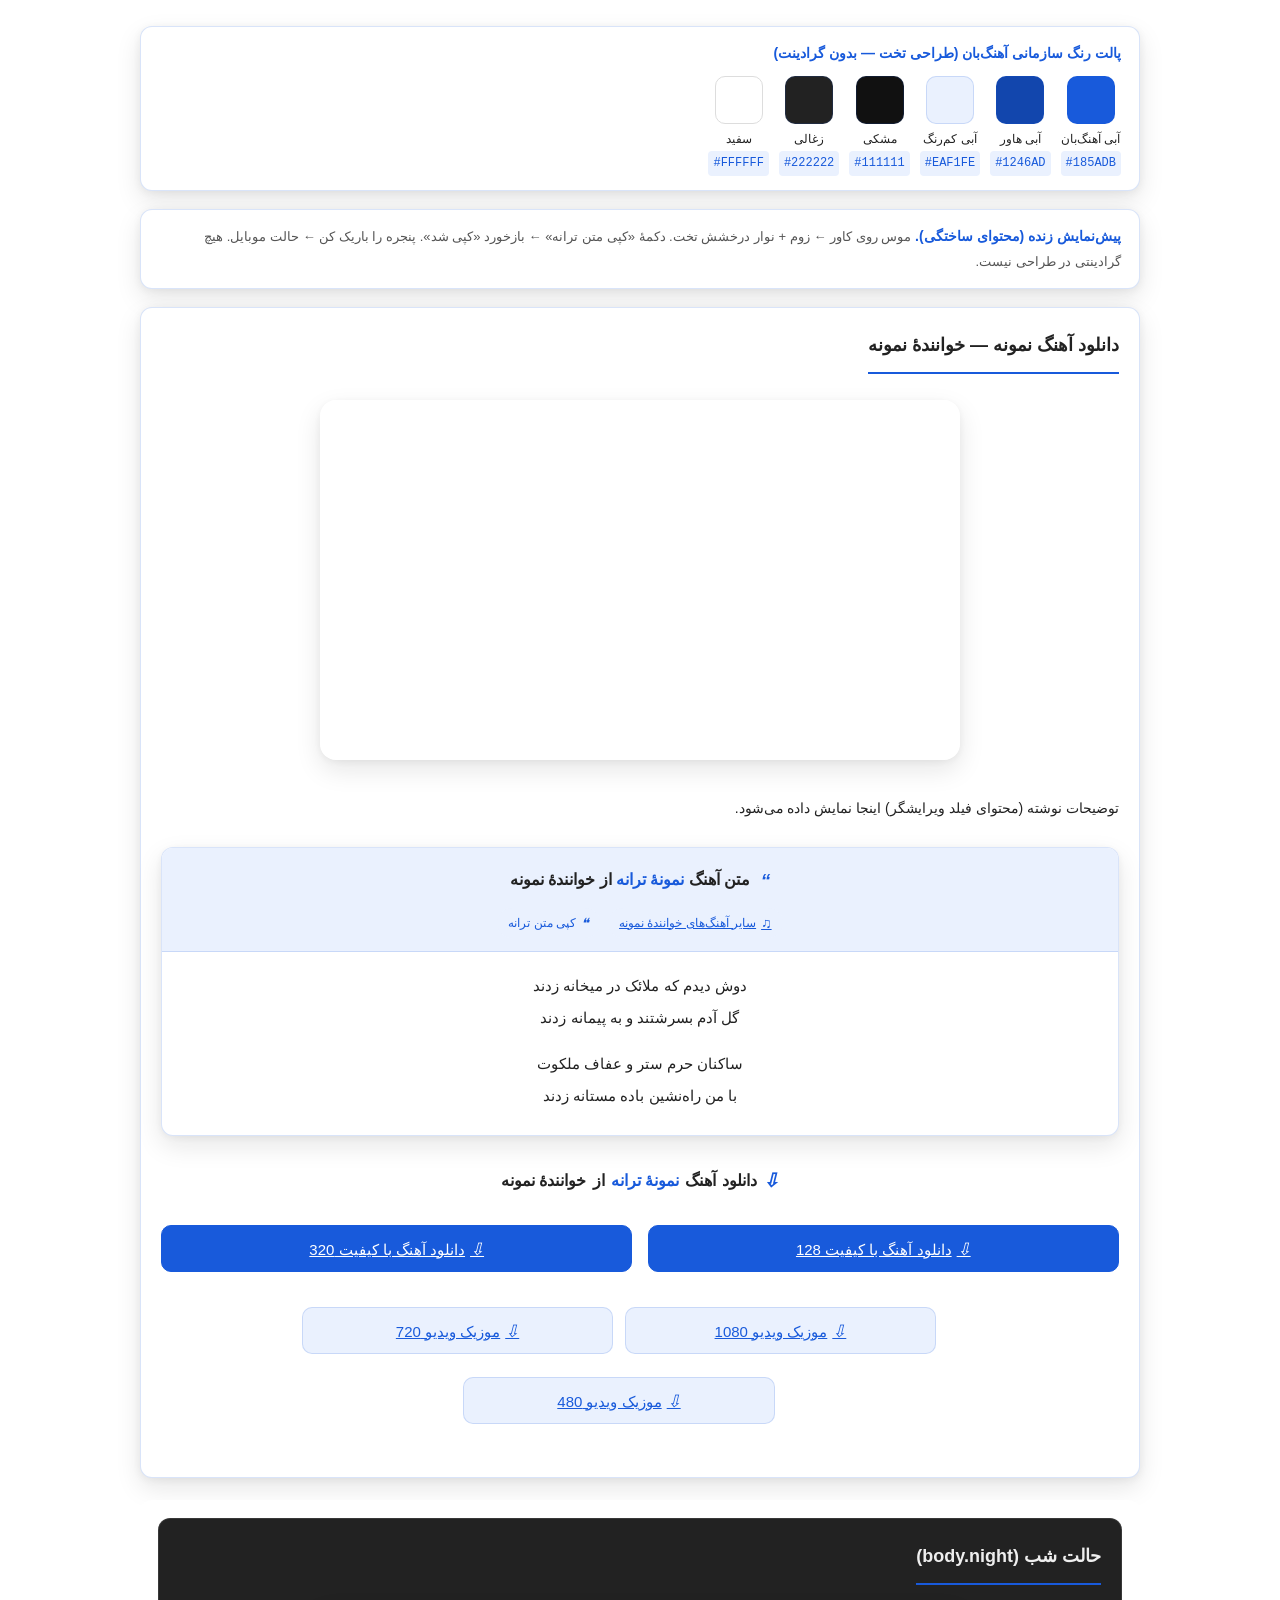
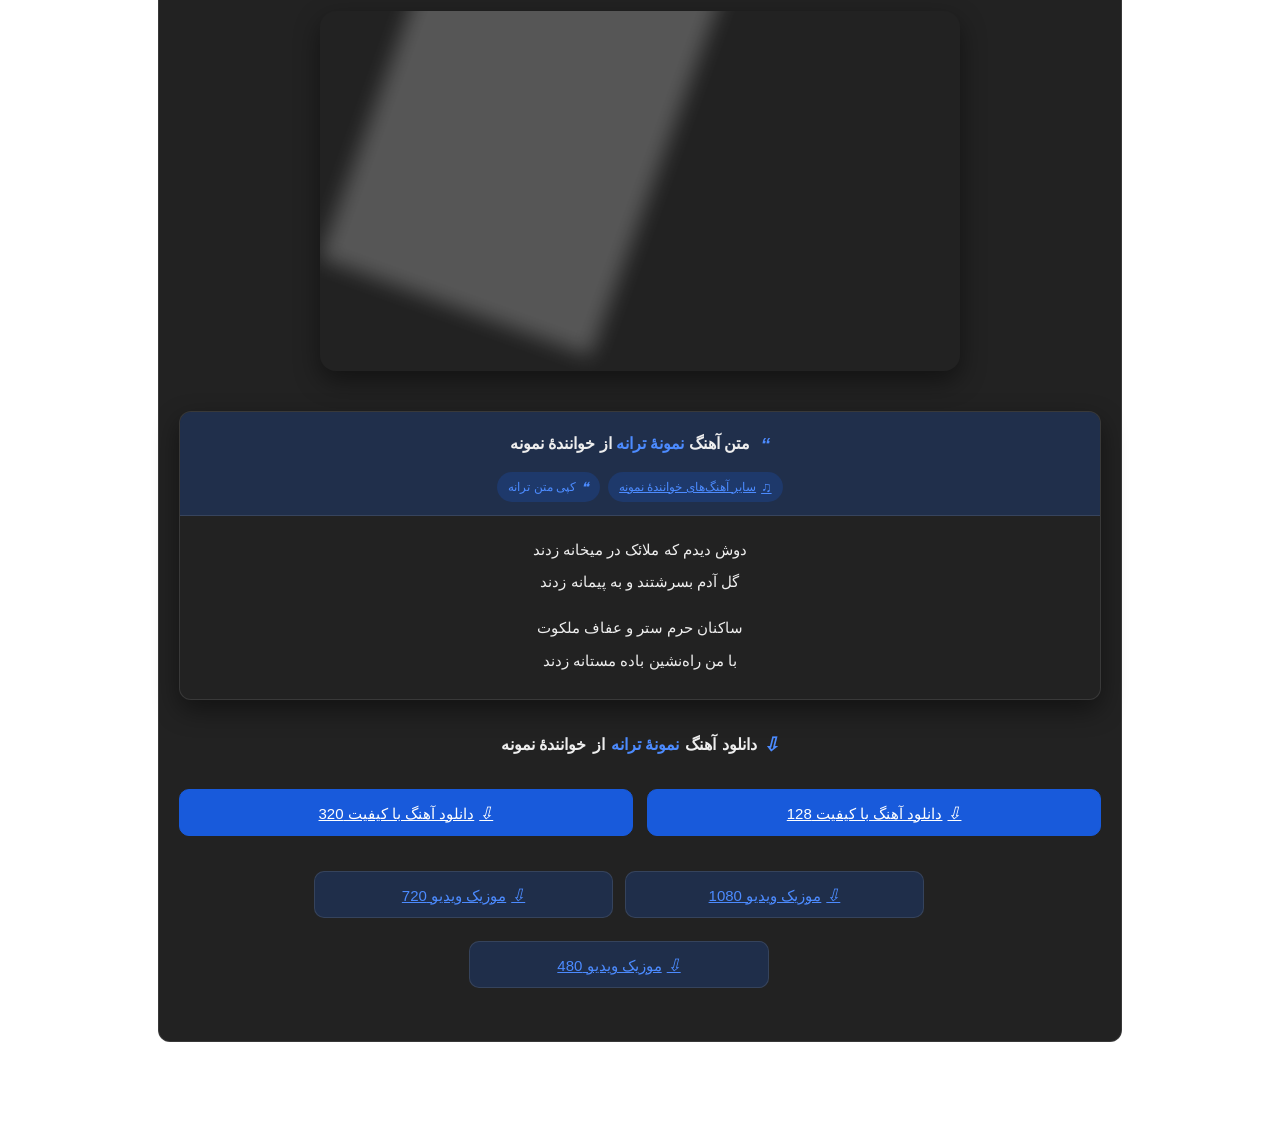
<file: cover-post/preview/index.html>
<!DOCTYPE html>
<html lang="fa" dir="rtl">
<head>
<meta charset="utf-8">
<meta name="viewport" content="width=device-width, initial-scale=1">
<meta name="theme-color" content="#185ADB">
<title>پیش‌نمایش پالت سازمانی — کاور، باکس متن ترانه و دانلود</title>
<style>
/* ---- پالت سازمانی (همان متغیرهای قالب) ---- */
:root{
--ab-blue: #185ADB;
--ab-blue-dark: #1246AD;
--ab-blue-accent: #185ADB;
--ab-blue-soft: #EAF1FE;
--ab-ink: #111111;
--ab-charcoal: #222222;
--ab-white: #FFFFFF;
--ab-page: #FFFFFF;
--ab-surface: #FFFFFF;
--ab-text: #222222;
--ab-muted: #555555;
--ab-line: rgba(24,90,219,0.16);
--ab-shadow: 0 10px 26px rgba(17,17,17,0.10),0 2px 8px rgba(17,17,17,0.06);
}
.night{
--ab-blue: #185ADB;
--ab-blue-dark: #1246AD;
--ab-blue-accent: #4C8BFF;
--ab-blue-soft: rgba(24,90,219,0.22);
--ab-page: #111111;
--ab-surface: #222222;
--ab-text: #EEEEEE;
--ab-muted: #BDBDBD;
--ab-line: rgba(255,255,255,0.10);
--ab-shadow: 0 10px 26px rgba(0,0,0,0.45);
}

.clear{clear: both;}
body{margin:0;padding:26px 14px;background: var(--ab-page);color: var(--ab-text);
font-family:vazir,tahoma,sans-serif;font-size:14px;line-height:25px;direction:rtl;text-align:right;}
.wrap{max-width:1000px;margin:0 auto;}
.note{background: var(--ab-surface);border:1px solid var(--ab-line);border-radius:12px;padding:14px 18px;margin-bottom:18px;box-shadow: var(--ab-shadow);}
.note b{color: var(--ab-blue-accent);}
.note code{background: var(--ab-blue-soft);border-radius:4px;padding:1px 5px;direction:ltr;display:inline-block;font-size:12px;color: var(--ab-blue-accent);}
.tip{font-size:13px;color: var(--ab-muted);}
.swatches{display:flex;flex-wrap:wrap;gap:10px;margin-top:10px;}
.sw{display:flex;flex-direction:column;align-items:center;font-size:12px;line-height:1.9;text-align:center;}
.sw i{display:block;width:46px;height:46px;border-radius:10px;border:1px solid var(--ab-line);margin-bottom:4px;}
.mock{background: var(--ab-surface);border:1px solid var(--ab-line);border-radius:12px;padding:20px;margin-bottom:22px;box-shadow: var(--ab-shadow);}
.mock h1{font-size:18px;font-weight:600;padding-bottom:14px;margin:5px 0 12px;display:inline-block;border-bottom:2px solid var(--ab-blue);}
.mock p{margin:0 0 12px;}
.nightbody{background: var(--ab-page);padding:18px;border-radius:12px;margin-bottom:22px;}
.nightbody .mock{background: var(--ab-surface);border-color: var(--ab-line);box-shadow:none;}
.nightbody .mock h1{color: var(--ab-text);}
.nightbody .tip{color: var(--ab-muted);}
/* ---- بلوک CSS قالب: کاور پست ---- */
/* ---------------------------------------------------------------
   کاور پست (تصویر شاخص) — وسط‌چین + گوشه‌های گرد استاندارد + افکت
   قابل تنظیم (فقط عددها را عوض کن):
   • گردی گوشه‌ها ...... border-radius  ۱۶px   (نرم‌تر: ۲۰px / کمتر: ۱۰px)
   • حداکثر عرض کاور ... max-width      ۸۸۰px  (کوچک‌تر و «وسط‌تر»: ۷۰۰px)
   • خاموش کردن افکت‌ها  بلوک «AFEKTS» را کامنت کن
----------------------------------------------------------------- */
.single_featured_cover{margin: 0 0 22px 0;text-align: center;}
.single_featured_image{display: inline-block;position: relative;max-width: 880px;line-height: 0;
overflow: hidden;border-radius: 16px;vertical-align: top;
box-shadow: var(--ab-shadow);
animation: taranehyar_cover_in 0.55s ease-out both;}
.single_featured_image img{display: block;width: auto;height: auto;max-width: 100%;
border-radius: inherit;backface-visibility: hidden;
transition: transform 0.5s cubic-bezier(0.2,0.7,0.3,1),filter 0.5s ease;}
@keyframes taranehyar_cover_in{from{opacity: 0;transform: translateY(10px) scale(0.985);}to{opacity: 1;transform: none;}}
/* ----- AFEKTS: افکت ۱ = زوم نرم روی کاور | افکت ۲ = عبور درخشش مورب ----- */
.single_featured_image:hover img{transform: scale(1.045);filter: saturate(1.05) brightness(1.02);}
.single_featured_image::after{content: "";position: absolute;top: -60%;left: -60%;width: 45%;height: 220%;
pointer-events: none;transform: rotate(20deg) translateX(-260%);
background: rgba(255,255,255,0.24);filter: blur(10px);}
.single_featured_image:hover::after{animation: taranehyar_cover_shine 0.85s cubic-bezier(0.2,0.7,0.3,1);}
@keyframes taranehyar_cover_shine{from{transform: rotate(20deg) translateX(-260%);}to{transform: rotate(20deg) translateX(560%);}}
/* ----- پایان AFEKTS ----- */

@media (max-width: 767px){.single_featured_cover{margin-bottom: 16px;}.single_featured_image{border-radius: 12px;}}
@media (prefers-reduced-motion: reduce){
.single_featured_image,.single_featured_image img,.single_featured_image::after{animation: none !important;transition: none !important;}
.single_featured_image:hover img{transform: none;}
}

/* ---- بلوک CSS قالب: باکس متن ترانه ---- */
/* -------------------- باکس «متن ترانه» (متن آهنگ) --------------------
   منبع متن: فیلد music_text — وسط‌چین، با هدر، لینک خواننده و دکمهٔ کپی
   قابل تنظیم: border-radius، font-size، line-height، text-align
---------------------------------------------------------------------- */
.music_lyrics_box{position: relative;margin: 26px 0 10px 0;background: var(--ab-surface);
border: 1px solid var(--ab-line);border-radius: 12px;overflow: hidden;
box-shadow: var(--ab-shadow);}
.music_lyrics_head{display: flex;flex-direction: column;align-items: center;gap: 9px;padding: 15px 16px 13px 16px;
text-align: center;background: var(--ab-blue-soft);
border-bottom: 1px solid var(--ab-line);}
.music_lyrics_title{margin: 0;font-size: 16px;font-weight: 600;line-height: 1.9;color: var(--ab-text);}
.music_lyrics_title i{color: var(--ab-blue-accent);font-size: 19px;margin-left: 6px;vertical-align: middle;}
.music_lyrics_song{color: var(--ab-blue-accent);}
.music_lyrics_actions{display: flex;flex-wrap: wrap;align-items: center;justify-content: center;gap: 8px;margin: 0;}
.music_lyrics_artist_link,.music_lyrics_copy{display: inline-flex;align-items: center;gap: 5px;height: 30px;
padding: 0 11px;border-radius: 30px;font-size: 12px;line-height: 1;background: var(--ab-blue-soft);
color: var(--ab-blue-accent);border: 0;cursor: pointer;transition: background 0.25s ease,color 0.25s ease;}
.music_lyrics_artist_link i,.music_lyrics_copy i{font-size: 14px;}
.music_lyrics_artist_link:hover{background: var(--ab-blue);color: #fff;}
.music_lyrics_copy:hover{background: var(--ab-blue);color: #fff;}
.music_lyrics_copy.is-done{background: var(--ab-ink);color: var(--ab-white);}
.night .music_lyrics_copy.is-done{background: var(--ab-white);color: var(--ab-ink);}
.music_lyrics_text{padding: 18px 18px 22px 18px;font-size: 15px;line-height: 2.15;color: var(--ab-text);
text-align: center;word-wrap: break-word;overflow-wrap: anywhere;}
.music_lyrics_text p{margin: 0 0 14px 0;}
.music_lyrics_text p:last-child{margin-bottom: 0;}
.music_lyrics_text strong,.music_lyrics_text b{color: var(--ab-blue-accent);}
/* حالت شب با بازنویسی متغیرها در .night انجام می‌شود؛ نیازی به قاعدهٔ جداگانه نیست. */
@media (max-width: 767px){
.music_lyrics_head{padding: 13px 12px 12px 12px;}
.music_lyrics_title{font-size: 15px;}
.music_lyrics_text{padding: 14px 12px 18px 12px;font-size: 14px;line-height: 2;}
}
/* ---- بلوک CSS قالب: دانلود ---- */
.dl_linksv_box{text-align: center;}
.dl_links_box,.dl_linksv_box{width: 100%;height: auto;clear: both;margin: 20px 0;text-align: center;}
.dl_links_box a,.dl_linksv_box a{width: 49%;height: 45px;line-height: 47px;display: block;text-align: center;font-size: 15px;margin: 5px 0;
overflow: hidden;border-radius: 10px;
background: var(--ab-blue);color: var(--ab-white);
box-shadow: none;
border: 1px solid var(--ab-blue);}
.dl_linksv_box a{width: 100%;background: var(--ab-blue-soft);color: var(--ab-blue-accent);border-color: var(--ab-line);}
.dl_link_128{float: right;}
.dl_links_320{float: left;}
.dl_links_box a i,.dl_linksv_box a i{font-size: 17px;margin-left: 5px;}

.dl_linksv_box ul{margin: 0 -5px;}
.dl_linksv_box ul li{width: 33.3%;padding: 5px;display: inline-block;}


.dl_links_box a:hover,.dl_linksv_box a:hover,.night .dl_links_box a:hover,
.night .dl_linksv_box a:hover{background: var(--ab-blue-dark);color: var(--ab-white);border-color: var(--ab-blue-dark);}
.night .download_box a:hover{background: var(--ab-blue);color: var(--ab-white);}
/* -------------------- تیتر بخش دانلود -------------------- */
.dl_title{display: flex;flex-wrap: wrap;align-items: center;justify-content: center;gap: 6px;
margin: 26px 0 4px 0;font-size: 16px;font-weight: 600;line-height: 2;text-align: center;color: var(--ab-text);}
.dl_title i{color: var(--ab-blue-accent);font-size: 19px;}
.dl_title_song{color: var(--ab-blue-accent);}

@media (max-width: 767px){.dl_title{font-size: 15px;margin-top: 22px;}}
</style>
</head>
<body>
<div class="wrap">

  <div class="note">
    <b>پالت رنگ سازمانی آهنگ‌بان (طراحی تخت — بدون گرادینت)</b>
    <div class="swatches">
      <span class="sw"><i style="background:#185ADB"></i>آبی آهنگ‌بان<br><code>#185ADB</code></span>
      <span class="sw"><i style="background:#1246AD"></i>آبی هاور<br><code>#1246AD</code></span>
      <span class="sw"><i style="background:#EAF1FE"></i>آبی کم‌رنگ<br><code>#EAF1FE</code></span>
      <span class="sw"><i style="background:#111111"></i>مشکی<br><code>#111111</code></span>
      <span class="sw"><i style="background:#222222"></i>زغالی<br><code>#222222</code></span>
      <span class="sw"><i style="background:#FFFFFF;border-color:#ddd"></i>سفید<br><code>#FFFFFF</code></span>
    </div>
  </div>

  <div class="note">
    <b>پیش‌نمایش زنده (محتوای ساختگی).</b>
    <span class="tip">موس روی کاور ← زوم + نوار درخشش تخت. دکمهٔ «کپی متن ترانه» ← بازخورد «کپی شد».
    پنجره را باریک کن ← حالت موبایل. هیچ گرادینتی در طراحی نیست.</span>
  </div>

  <div class="mock">
    <h1>دانلود آهنگ نمونه — خوانندهٔ نمونه</h1>
    <div class="single_content_box">
      <div class="single_featured_cover">
        <figure class="single_featured_image">
          <img src="sample-cover.jpg" alt="کاور پست نمونه" title="کاور پست نمونه" width="640" height="360">
        </figure>
      </div>
      <p>توضیحات نوشته (محتوای فیلد ویرایشگر) اینجا نمایش داده می‌شود.</p>
      <section class="music_lyrics_box" aria-labelledby="taranehyar_lyrics_title" lang="fa" dir="rtl">
        <div class="music_lyrics_head">
          <h2 class="music_lyrics_title" id="taranehyar_lyrics_title">
            <i class="icofont-quote-right" aria-hidden="true">&#8220;</i>
            متن آهنگ <span class="music_lyrics_song">نمونهٔ ترانه</span> از <span class="music_lyrics_artist">خوانندهٔ نمونه</span>
          </h2>
          <div class="music_lyrics_actions">
            <a class="music_lyrics_artist_link" href="/singer/mohsen-yaganeh"><i aria-hidden="true">&#9835;</i>سایر آهنگ‌های خوانندهٔ نمونه</a>
            <button type="button" class="music_lyrics_copy" id="taranehyar_lyrics_copy" aria-label="کپی متن ترانه"><i aria-hidden="true">&#10077;</i><span class="lbl">کپی متن ترانه</span></button>
          </div>
        </div>
        <div class="music_lyrics_text" id="taranehyar_lyrics_text">
          <p>دوش دیدم که ملائک در میخانه زدند<br>گل آدم بسرشتند و به پیمانه زدند</p>
          <p>ساکنان حرم ستر و عفاف ملکوت<br>با من راه‌نشین باده مستانه زدند</p>
        </div>
      </section>

      <h2 class="dl_title">
        <i class="icofont-download" aria-hidden="true">&#8681;</i>دانلود <span class="dl_title_type">آهنگ</span> <span class="dl_title_song">نمونهٔ ترانه</span> از <span class="dl_title_artist">خوانندهٔ نمونه</span>
      </h2>
      <div class="dl_links_box">
        <a class="dl_link_128" href="#"><i aria-hidden="true">&#8681;</i>دانلود آهنگ با کیفیت 128</a>
        <a class="dl_links_320" href="#"><i aria-hidden="true">&#8681;</i>دانلود آهنگ با کیفیت 320</a>
        <div class="clear"></div>
      </div>
      <div class="dl_linksv_box">
        <ul>
          <li><a href="#"><i aria-hidden="true">&#8681;</i>موزیک ویدیو 1080</a></li>
          <li><a href="#"><i aria-hidden="true">&#8681;</i>موزیک ویدیو 720</a></li>
          <li><a href="#"><i aria-hidden="true">&#8681;</i>موزیک ویدیو 480</a></li>
        </ul>
        <div class="clear"></div>
      </div>

    </div>
  </div>

  <div class="nightbody"><div class="night">
    <div class="mock">
      <h1>حالت شب (body.night)</h1>
      <div class="single_content_box">
        <div class="single_featured_cover">
          <figure class="single_featured_image">
            <img src="sample-cover.jpg" alt="کاور پست نمونه" title="کاور پست نمونه" width="640" height="360">
          </figure>
        </div>
      <section class="music_lyrics_box" aria-labelledby="night_lyrics_title" lang="fa" dir="rtl">
        <div class="music_lyrics_head">
          <h2 class="music_lyrics_title" id="night_lyrics_title">
            <i class="icofont-quote-right" aria-hidden="true">&#8220;</i>
            متن آهنگ <span class="music_lyrics_song">نمونهٔ ترانه</span> از <span class="music_lyrics_artist">خوانندهٔ نمونه</span>
          </h2>
          <div class="music_lyrics_actions">
            <a class="music_lyrics_artist_link" href="/singer/mohsen-yaganeh"><i aria-hidden="true">&#9835;</i>سایر آهنگ‌های خوانندهٔ نمونه</a>
            <button type="button" class="music_lyrics_copy" aria-label="کپی متن ترانه"><i aria-hidden="true">&#10077;</i><span class="lbl">کپی متن ترانه</span></button>
          </div>
        </div>
        <div class="music_lyrics_text">
          <p>دوش دیدم که ملائک در میخانه زدند<br>گل آدم بسرشتند و به پیمانه زدند</p>
          <p>ساکنان حرم ستر و عفاف ملکوت<br>با من راه‌نشین باده مستانه زدند</p>
        </div>
      </section>

      <h2 class="dl_title">
        <i class="icofont-download" aria-hidden="true">&#8681;</i>دانلود <span class="dl_title_type">آهنگ</span> <span class="dl_title_song">نمونهٔ ترانه</span> از <span class="dl_title_artist">خوانندهٔ نمونه</span>
      </h2>
      <div class="dl_links_box">
        <a class="dl_link_128" href="#"><i aria-hidden="true">&#8681;</i>دانلود آهنگ با کیفیت 128</a>
        <a class="dl_links_320" href="#"><i aria-hidden="true">&#8681;</i>دانلود آهنگ با کیفیت 320</a>
        <div class="clear"></div>
      </div>
      <div class="dl_linksv_box">
        <ul>
          <li><a href="#"><i aria-hidden="true">&#8681;</i>موزیک ویدیو 1080</a></li>
          <li><a href="#"><i aria-hidden="true">&#8681;</i>موزیک ویدیو 720</a></li>
          <li><a href="#"><i aria-hidden="true">&#8681;</i>موزیک ویدیو 480</a></li>
        </ul>
        <div class="clear"></div>
      </div>

      </div>
    </div>
  </div></div>

</div>
<script>
(function () {
  var btn = document.getElementById('taranehyar_lyrics_copy');
  var box = document.getElementById('taranehyar_lyrics_text');
  if (!btn || !box) { return; }
  if (!navigator.clipboard) { btn.style.display = 'none'; return; }
  btn.addEventListener('click', function () {
    navigator.clipboard.writeText(box.innerText).then(function () {
      var lbl = btn.querySelector('.lbl');
      btn.classList.add('is-done');
      if (lbl) { lbl.textContent = 'کپی شد'; }
      window.setTimeout(function () {
        btn.classList.remove('is-done');
        if (lbl) { lbl.textContent = 'کپی متن ترانه'; }
      }, 2200);
    });
  });
})();
</script>
</body>
</html>
</file>
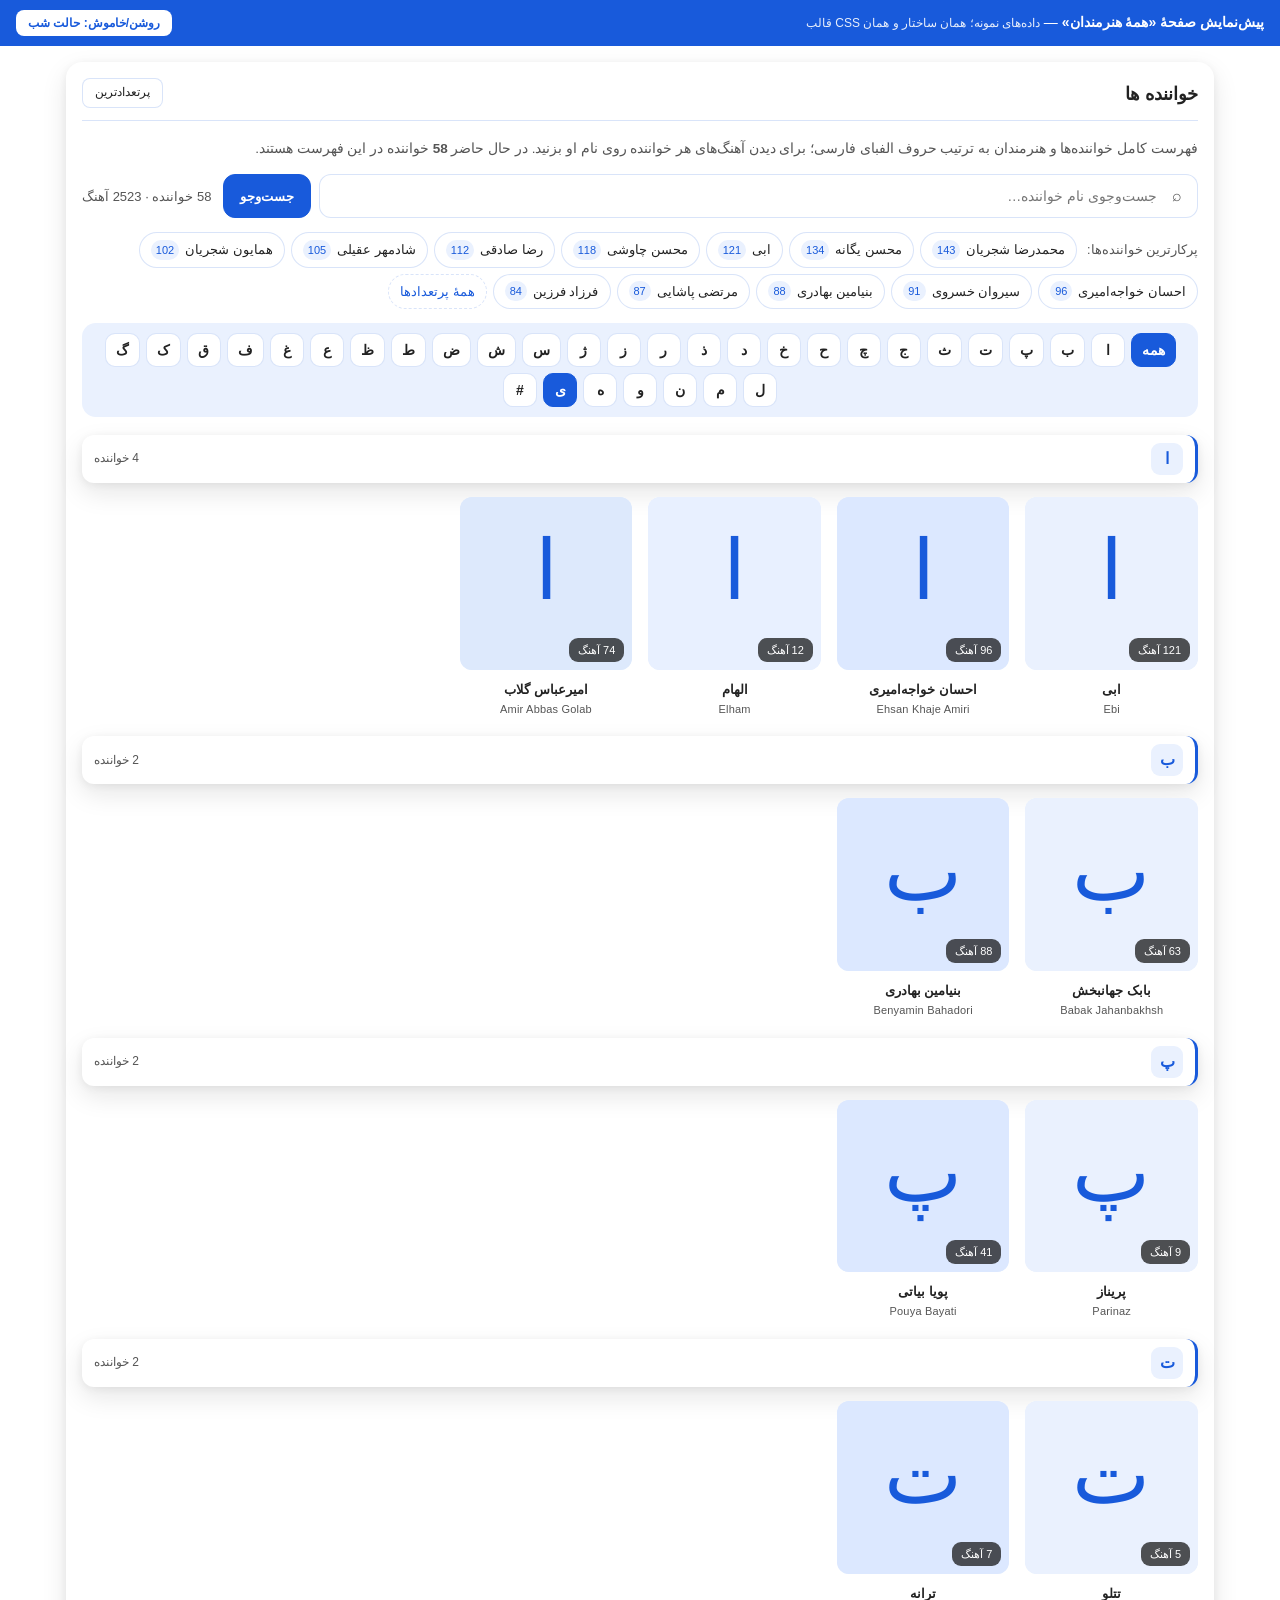
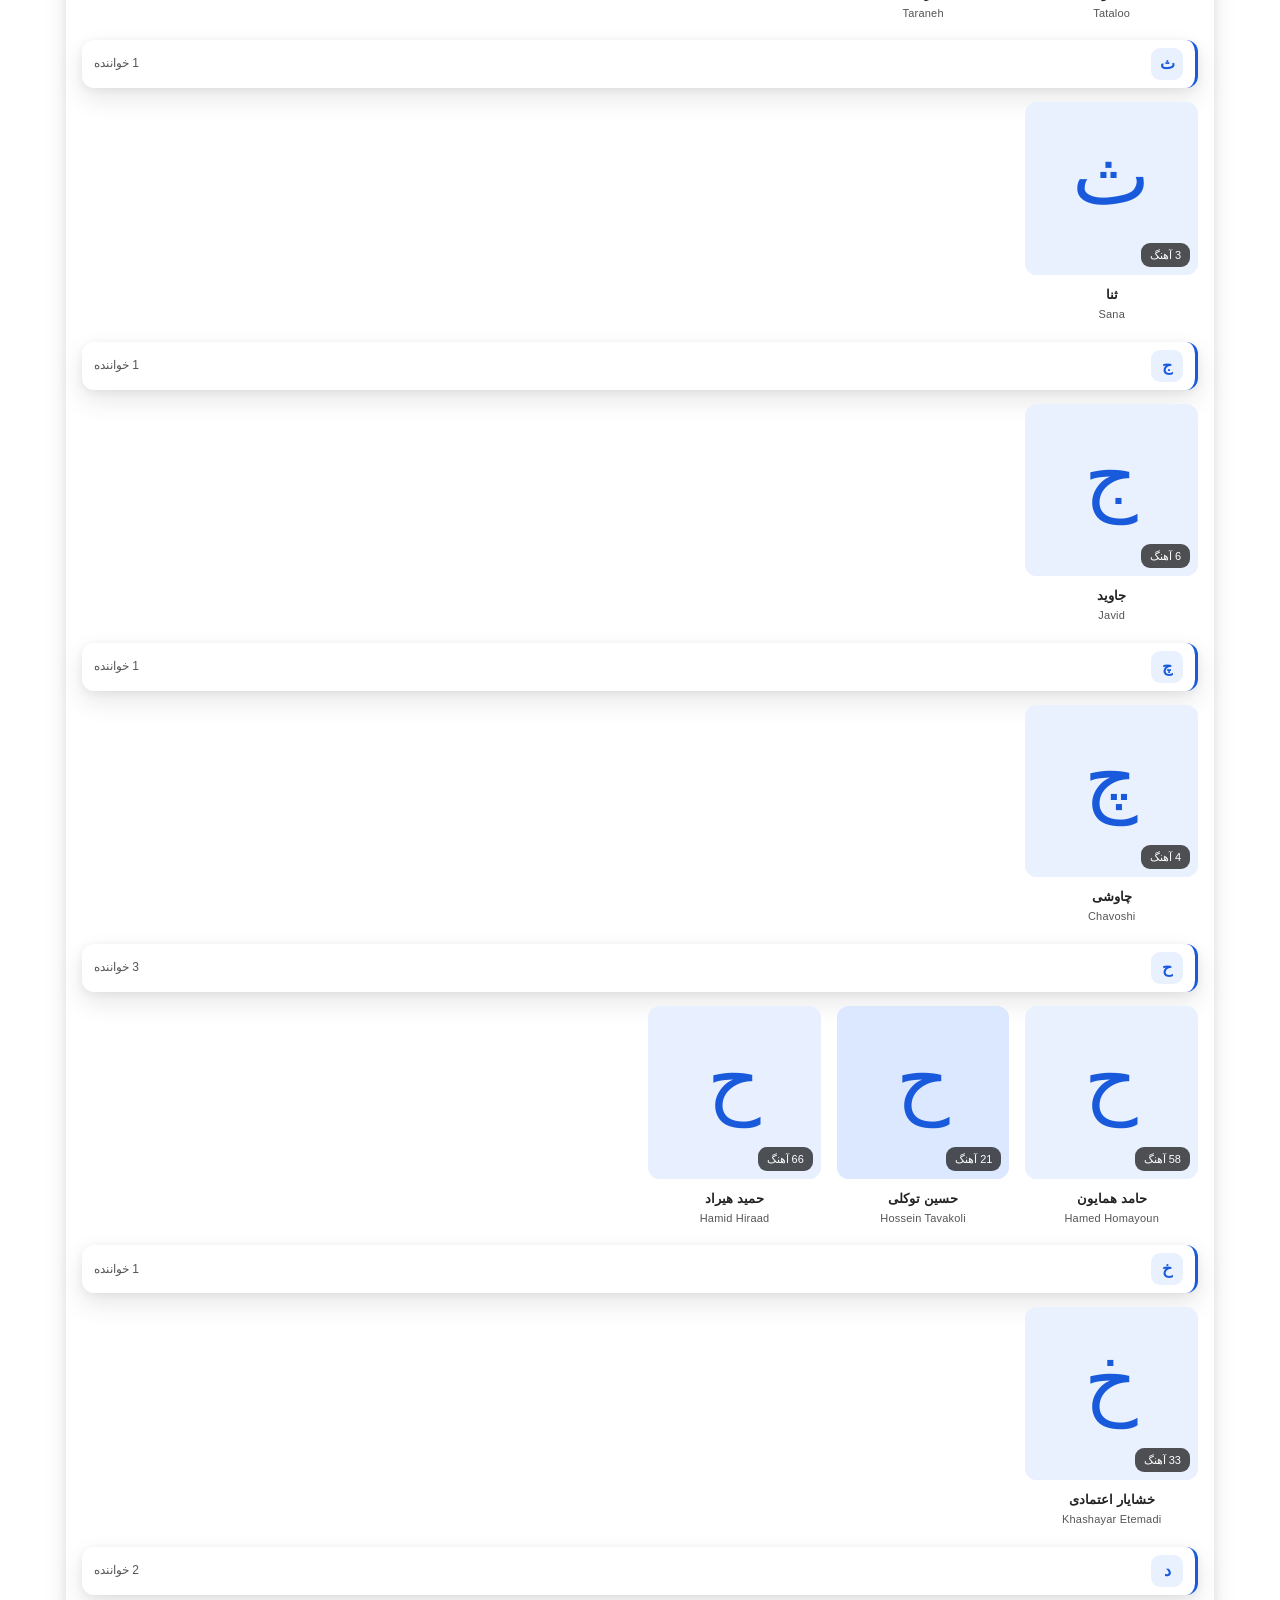
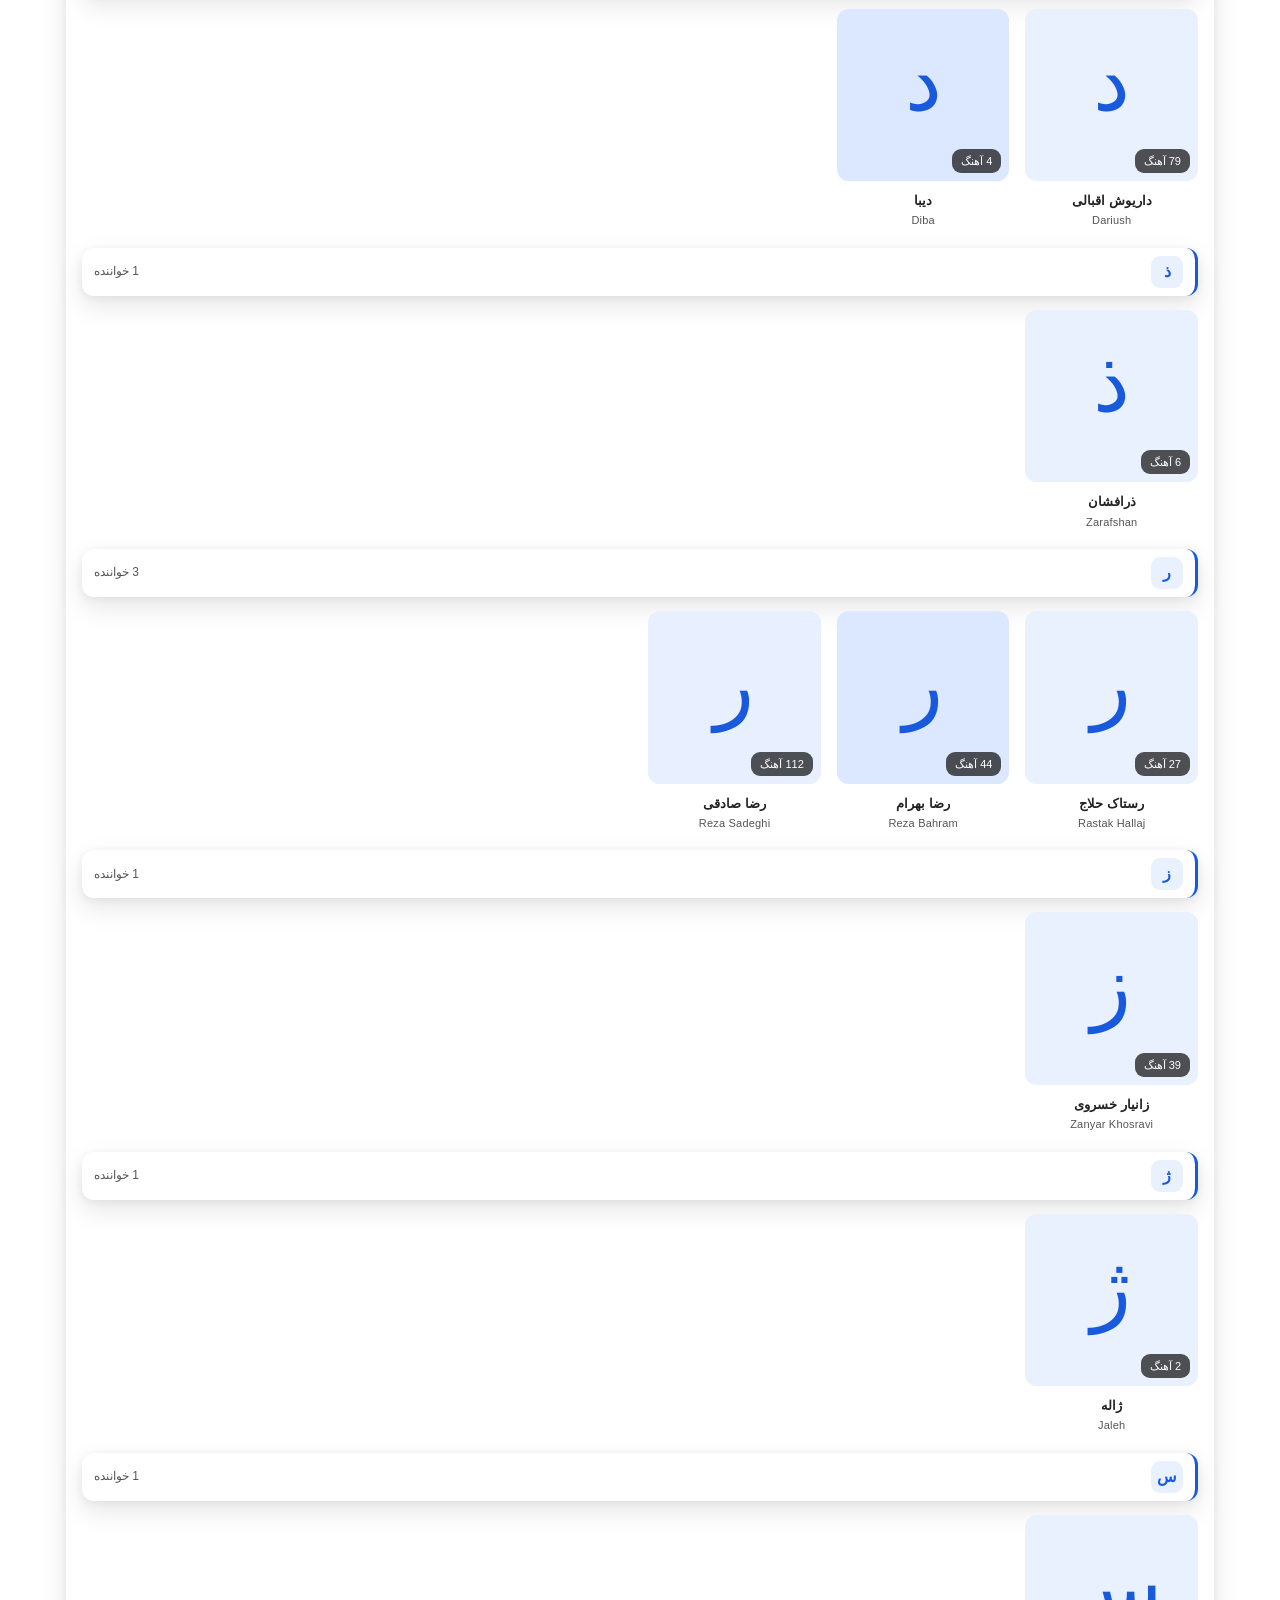
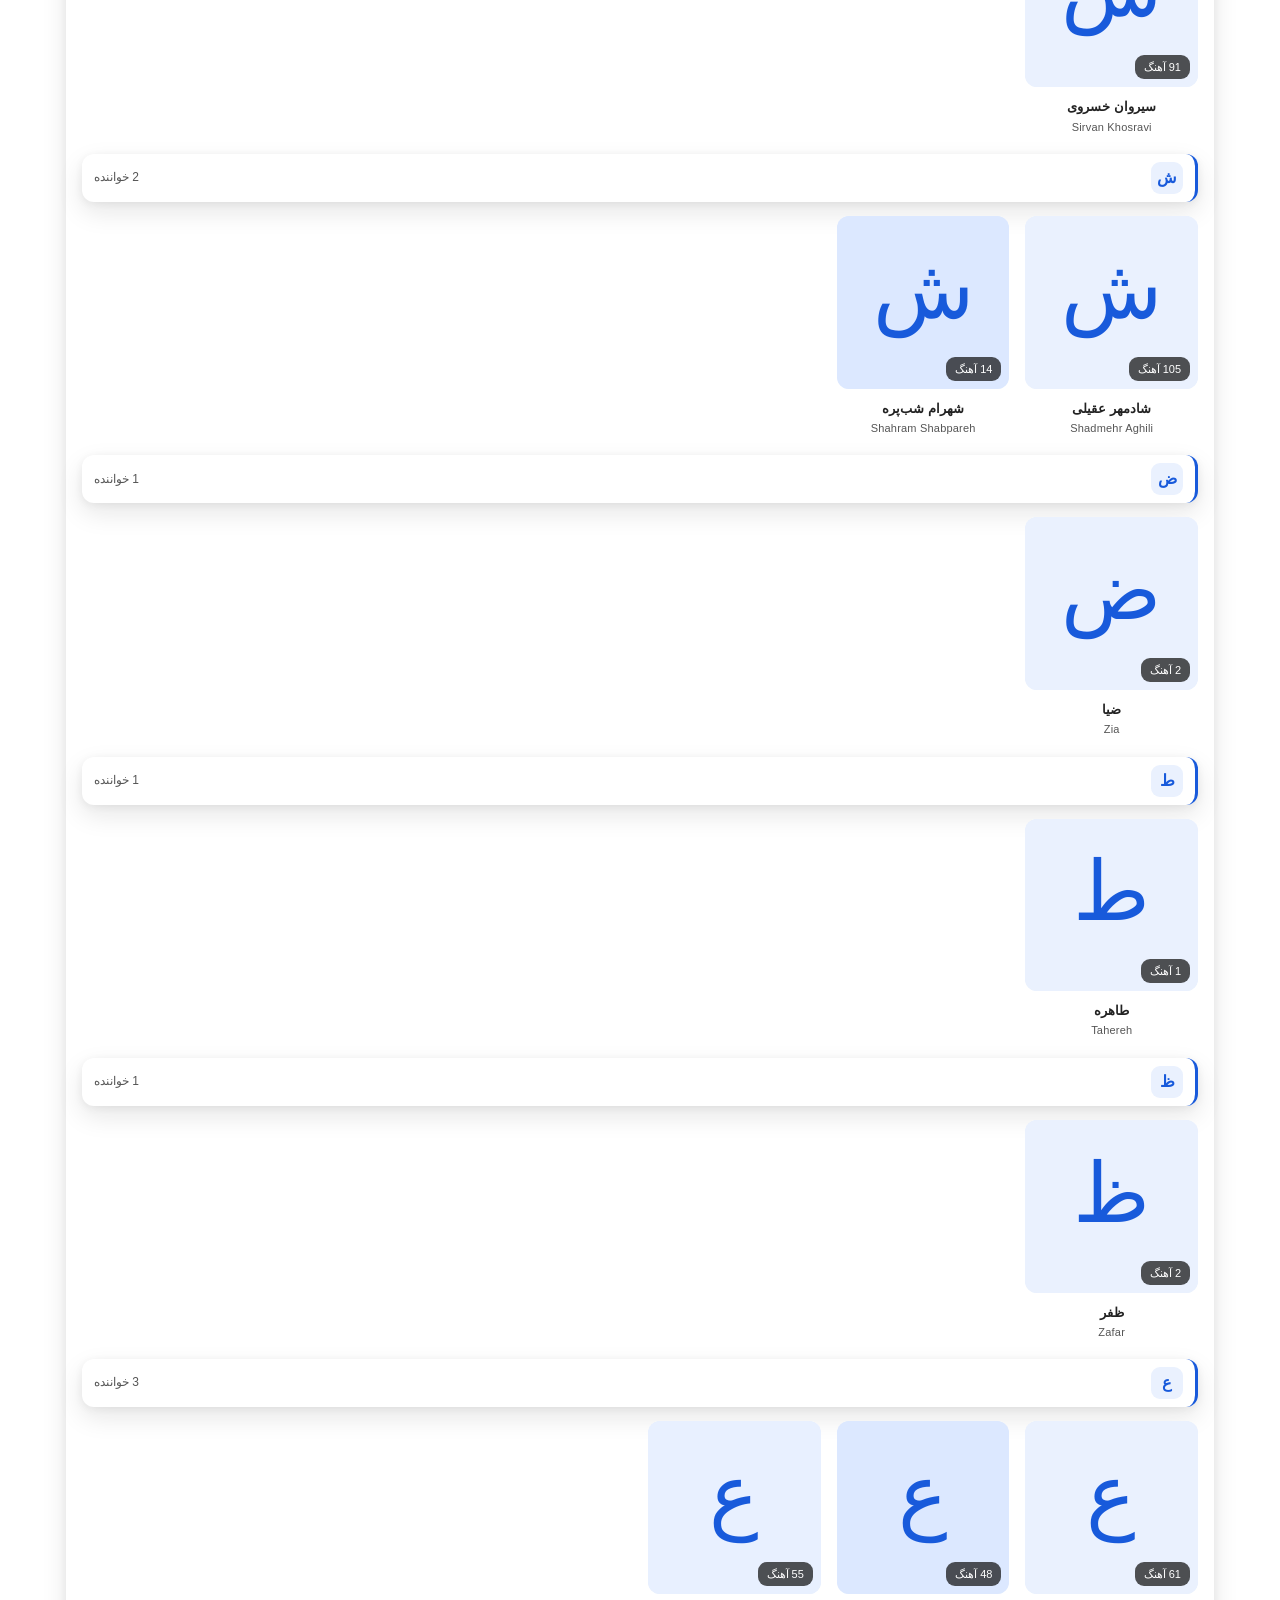
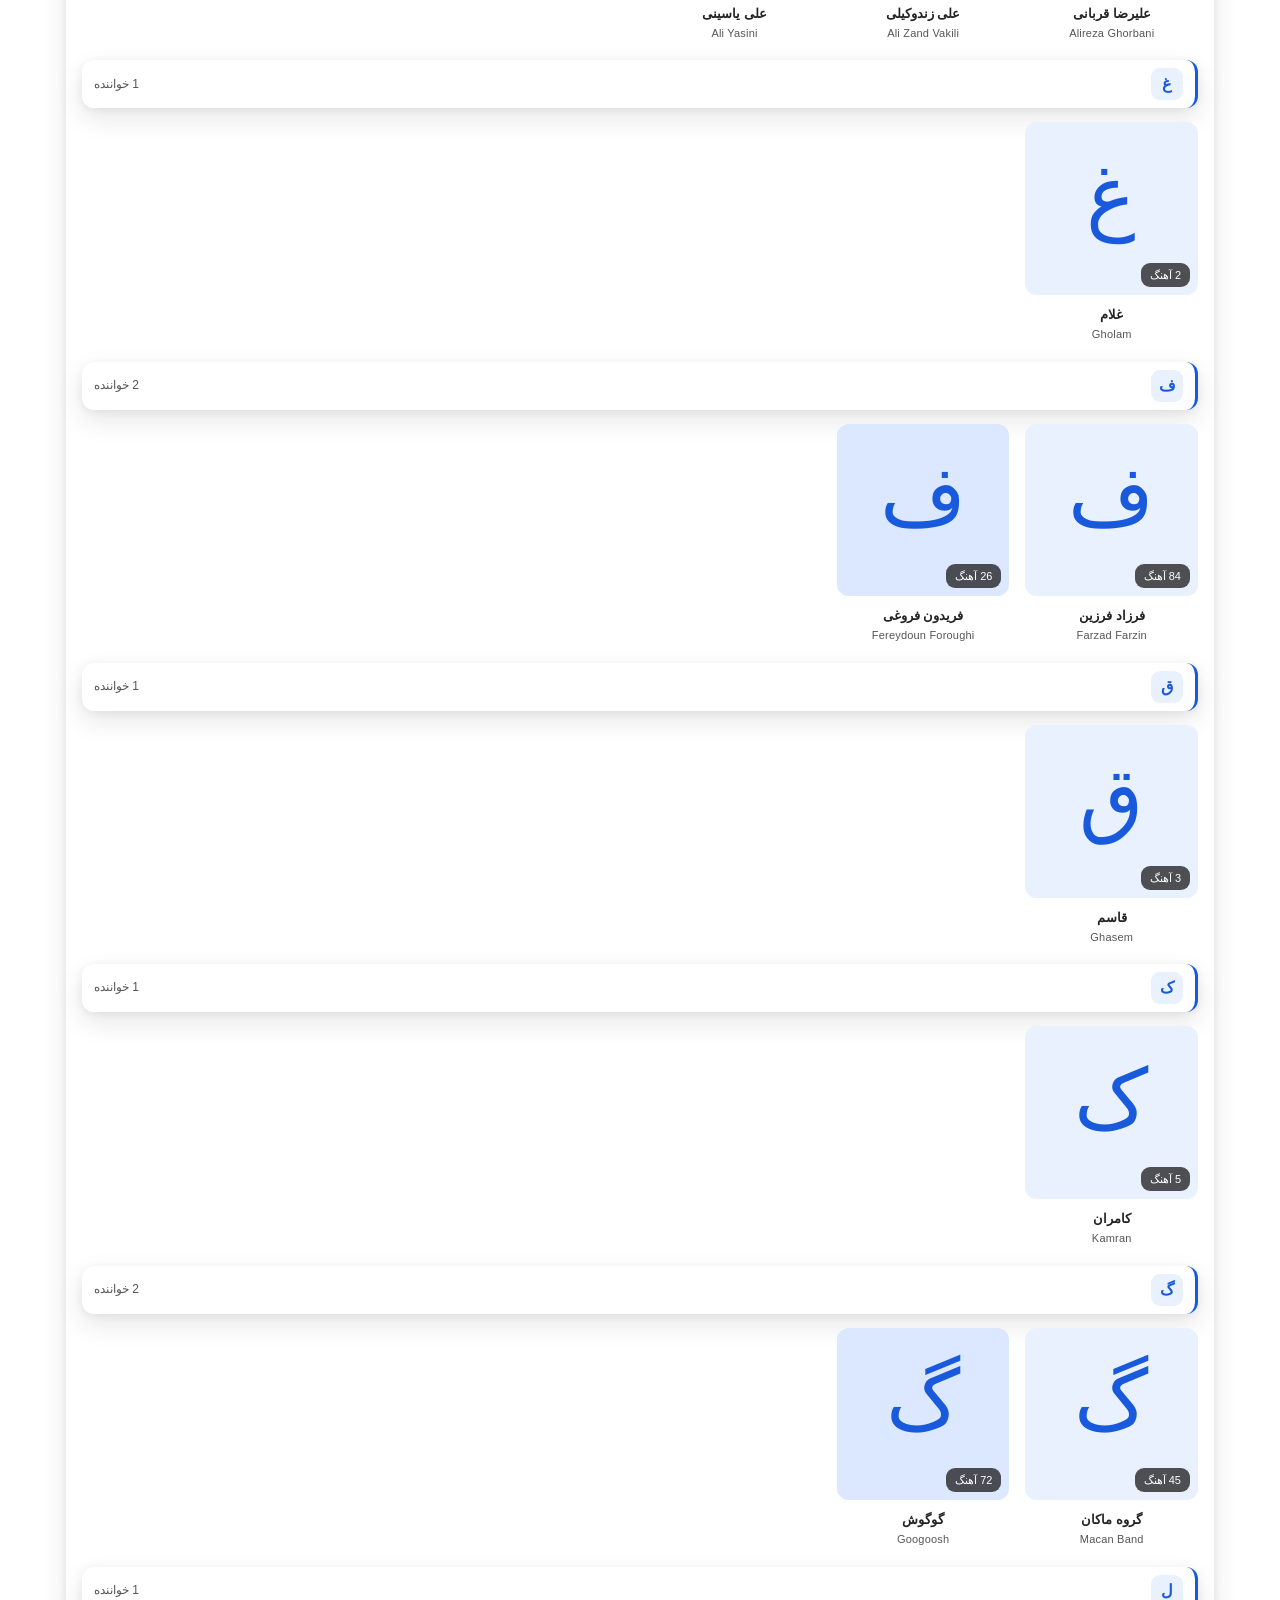
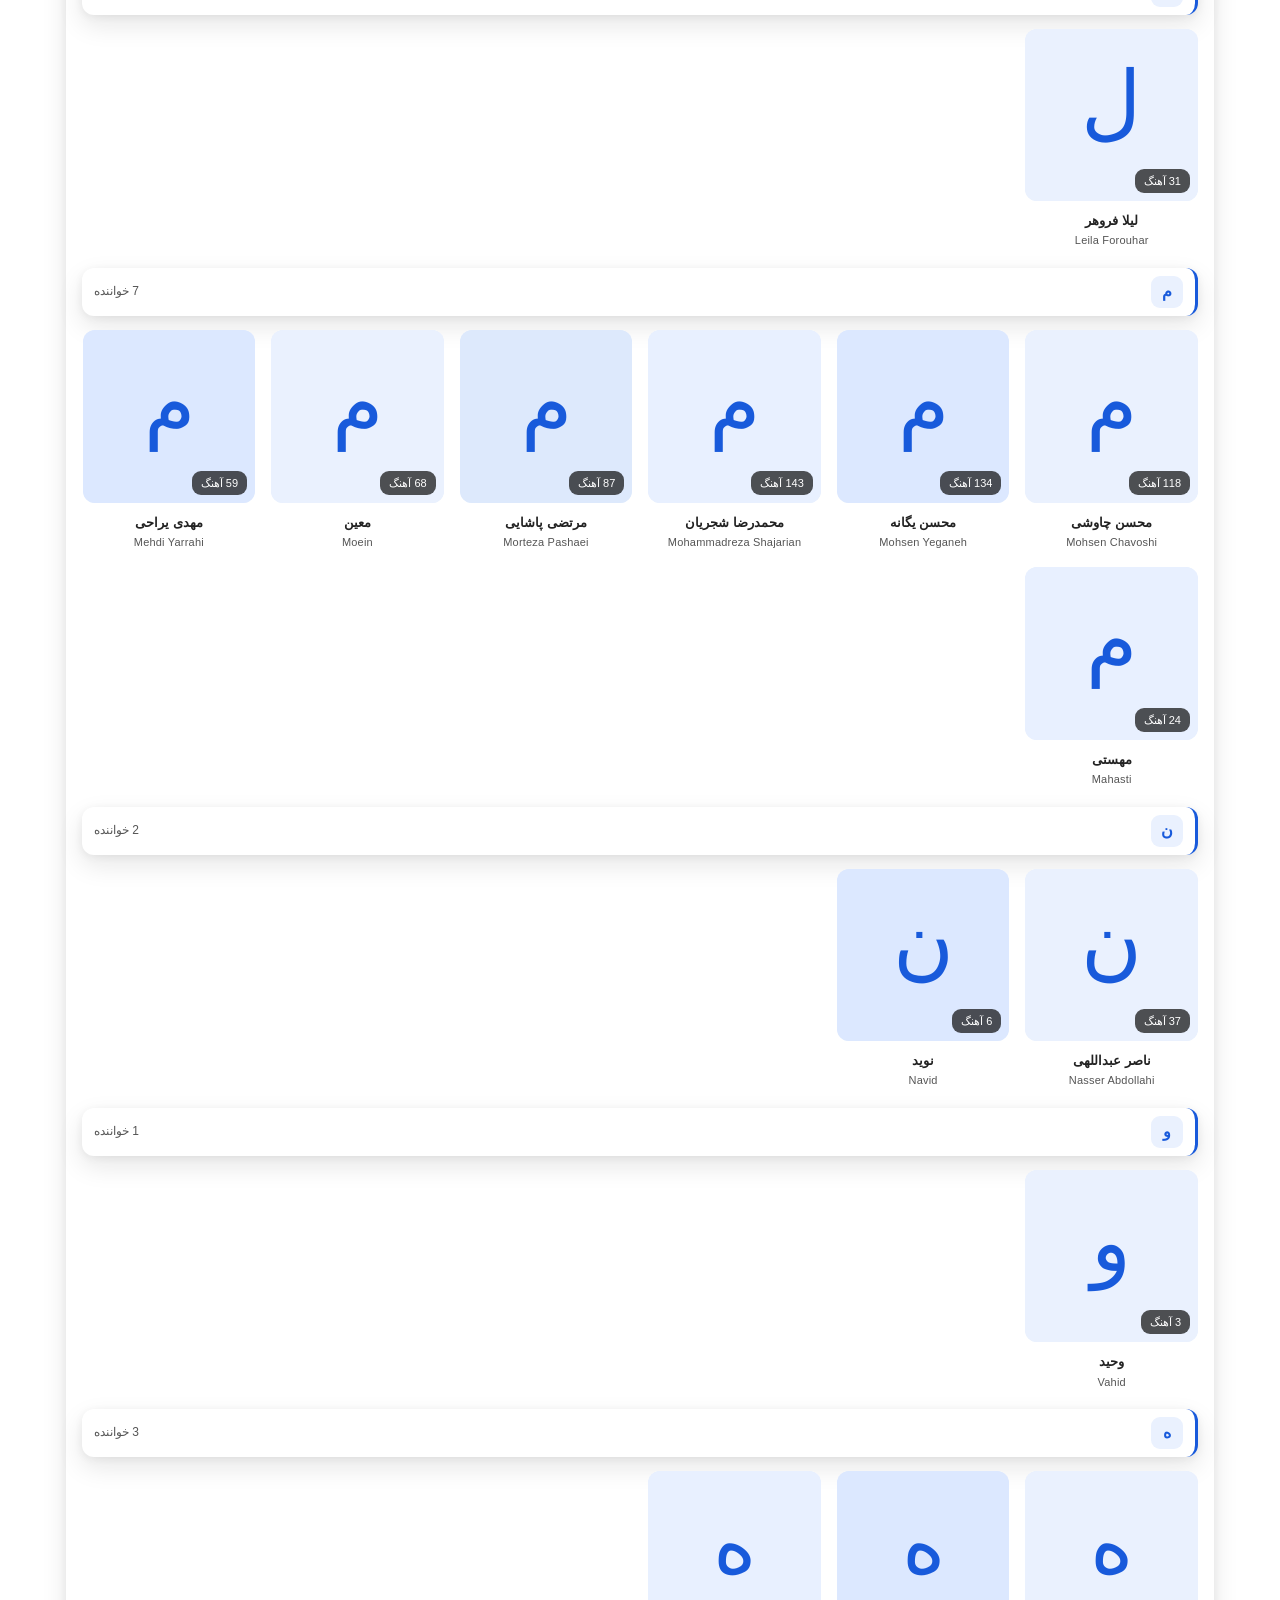
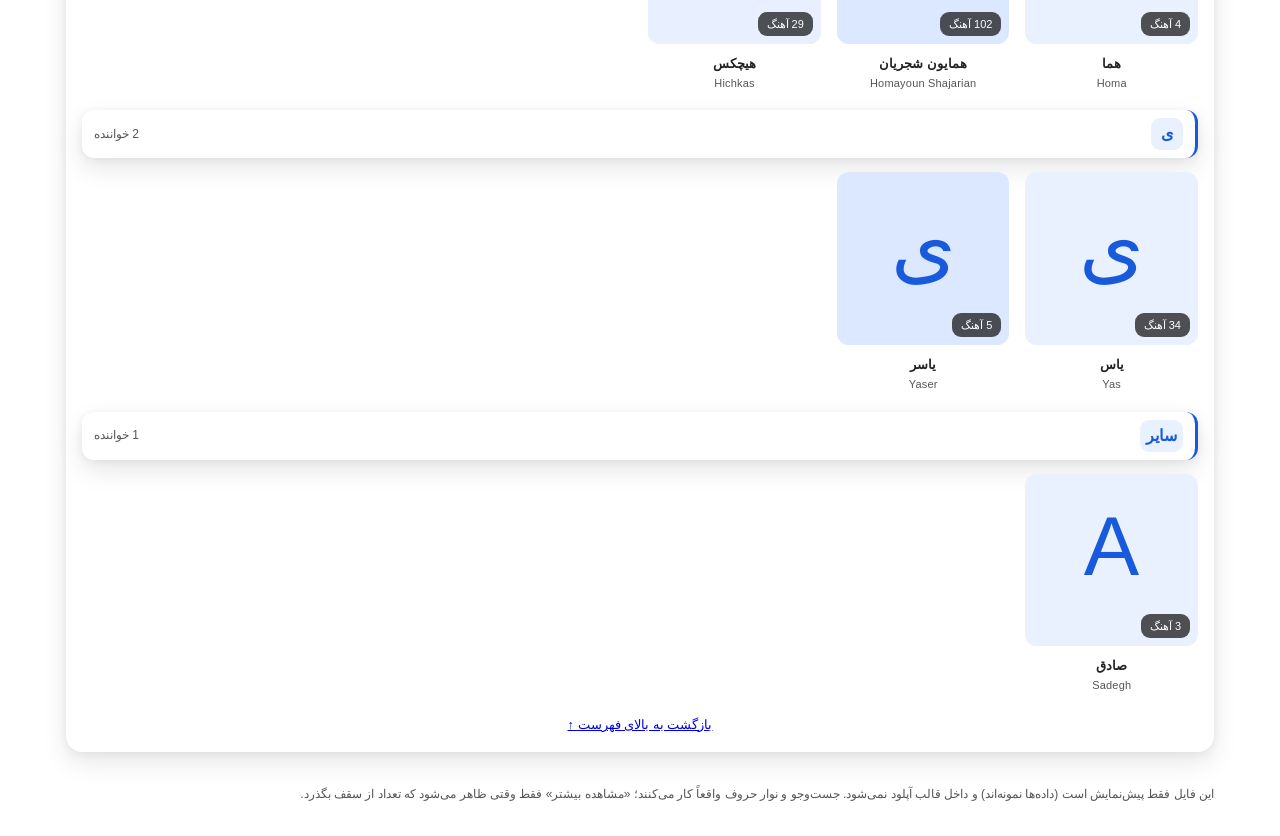
<file: cover-post/preview/artists.html>
<!DOCTYPE html>
<html lang="fa" dir="rtl">
<head>
<meta charset="utf-8">
<meta name="viewport" content="width=device-width, initial-scale=1">
<meta name="theme-color" content="#185ADB">
<title>پیش‌نمایش صفحهٔ همهٔ هنرمندان — فهرست الفبایی</title>
<style>
:root{
--ab-blue: #185ADB; --ab-blue-dark: #1246AD; --ab-blue-accent: #185ADB; --ab-blue-soft: #EAF1FE;
--ab-ink: #111111; --ab-charcoal: #222222; --ab-white: #FFFFFF; --ab-page: #FFFFFF; --ab-surface: #FFFFFF;
--ab-text: #222222; --ab-muted: #555555; --ab-line: rgba(24,90,219,0.16);
--ab-shadow: 0 10px 26px rgba(17,17,17,0.10),0 2px 8px rgba(17,17,17,0.06);
}
.night{
--ab-blue:#185ADB;--ab-blue-dark:#1246AD;--ab-blue-accent:#4C8BFF;--ab-blue-soft:rgba(24,90,219,0.22);
--ab-page:#111111;--ab-surface:#222222;--ab-text:#EEEEEE;--ab-muted:#BDBDBD;--ab-line:rgba(255,255,255,0.10);
--ab-shadow:0 10px 26px rgba(0,0,0,0.45);
}
*{box-sizing:border-box}
body{margin:0;background:var(--ab-page);color:var(--ab-text);
font-family:Tahoma,"Iranian Sans","Segoe UI",sans-serif;font-size:14px;line-height:1.8;}
.preview-bar{background:var(--ab-blue);color:#fff;padding:10px 16px;display:flex;flex-wrap:wrap;gap:10px;align-items:center;justify-content:space-between;}
.preview-bar b{font-size:14px}
.preview-bar span{font-size:12px;opacity:.9}
.preview-bar button{background:#fff;color:var(--ab-blue);border:0;border-radius:8px;padding:6px 12px;font-family:inherit;font-size:12px;cursor:pointer;font-weight:700}
.tarlanweb_center{max-width:1180px;margin:0 auto;padding:16px}
.song_boxs{background:var(--ab-surface);border-radius:16px;padding:16px;box-shadow:var(--ab-shadow);margin-bottom:16px}
.songs_title_box{width:100%;clear:both;overflow:hidden;margin-bottom:14px;padding-bottom:10px;border-bottom:1px solid var(--ab-line)}
.songs_title_box h1{font-size:18px;float:right;margin:0;color:var(--ab-text)}
.songs_title_box a{float:left;padding:3px 12px;border:1px solid var(--ab-line);border-radius:8px;background:var(--ab-surface);color:var(--ab-text);text-decoration:none;font-size:12px}
.songs_title_box a:hover{background:var(--ab-blue);border-color:var(--ab-blue);color:#fff}
.clear{clear:both}
.song_boxs_posts{width:100%;clear:both}
.song_boxs_posts ul{list-style:none;margin:0 -8px;padding:0;overflow:hidden}
.song_boxs_posts ul li{width:16.66%;padding:8px;float:right}
.preview-foot{max-width:1180px;margin:0 auto;padding:0 16px 30px;color:var(--ab-muted);font-size:12px}
@media(max-width:900px){.song_boxs_posts ul li{width:25%}}
@media(max-width:680px){.song_boxs_posts ul li{width:33.3%}}
@media(max-width:480px){.song_boxs_posts ul li{width:50%}}
/* ============================================================================================
   ۱۵) «صفحهٔ همهٔ هنرمندان» — فهرست الفبایی خواننده‌ها
   مربوط به فایل قالب: artist-template.php   (برگه‌ای مثل /singers/)
   همهٔ رنگ‌ها از متغیرهای بالا (--ab-*) می‌آیند، پس حالت شب خودکار درست می‌شود.
   ============================================================================================ */

.ab-artists{width:100%;height:auto;clear:both;}

/* مقدمهٔ کوتاه بالای فهرست */
.ab-artists__intro{margin:0 0 12px;font-size:13.5px;line-height:2;color:var(--ab-muted);}

/* نوار ابزار: جست‌وجو + آمار کل */
.ab-artists__toolbar{display:flex;flex-wrap:wrap;align-items:center;gap:12px;margin:0 0 14px;}
.ab-artists__search{position:relative;flex:1 1 260px;min-width:220px;display:block;}
.ab-artists__search input{width:100%;height:44px;padding:0 40px 0 14px;border:1px solid var(--ab-line);
	border-radius:12px;background:var(--ab-surface);color:var(--ab-text);font-family:inherit;font-size:14px;
	-webkit-appearance:none;appearance:none;}
.ab-artists__search input::placeholder{color:var(--ab-muted);opacity:.8;}
.ab-artists__search input:focus{outline:none;border-color:var(--ab-blue);box-shadow:0 0 0 3px rgba(24,90,219,.16);}
.ab-artists__search-icon{position:absolute;top:50%;right:16px;transform:translateY(-50%);font-size:16px;color:var(--ab-muted);line-height:1;pointer-events:none;}
.ab-artists__stats{margin:0;font-size:13px;color:var(--ab-muted);white-space:nowrap;}

/* نوار حروف الفبا */
.ab-artists__az{display:flex;flex-wrap:wrap;justify-content:center;gap:6px;margin:0 0 18px;padding:10px;
	background:var(--ab-blue-soft);border-radius:14px;}
.ab-artists__chip{display:inline-flex;align-items:center;justify-content:center;min-width:34px;height:34px;padding:0 10px;
	border:1px solid var(--ab-line);border-radius:10px;background:var(--ab-surface);color:var(--ab-text);
	font-size:14px;font-weight:600;line-height:1;text-decoration:none;transition:background .2s, color .2s, border-color .2s;}
.ab-artists__chip:hover{background:var(--ab-blue);border-color:var(--ab-blue);color:#fff;}
.ab-artists__chip.is-active{background:var(--ab-blue);border-color:var(--ab-blue);color:#fff;}
.ab-artists__chip.is-empty,.ab-artists__chip.is-muted{opacity:.35;background:transparent;border-color:transparent;}
.night .ab-artists__chip{background:var(--ab-surface);color:var(--ab-text);}

/* گروه هر حرف */
.ab-artists__group{width:100%;height:auto;clear:both;margin:0 0 10px;scroll-margin-top:96px;}
.ab-artists__letter{display:flex;align-items:center;gap:10px;margin:0 0 6px;padding:8px 12px;font-size:15px;font-weight:700;
	color:var(--ab-text);background:var(--ab-surface);border-right:3px solid var(--ab-blue);border-radius:12px;
	box-shadow:var(--ab-shadow);}
.ab-artists__letter-char{display:inline-flex;align-items:center;justify-content:center;min-width:32px;height:32px;padding:0 6px;
	border-radius:9px;background:var(--ab-blue-soft);color:var(--ab-blue);font-size:16px;line-height:1;}
.ab-artists__letter-count{margin-right:auto;font-size:12px;font-weight:400;color:var(--ab-muted);}

/* کارت خواننده */
.singers_box_tarlanweb li.ab-artist{height:auto;}
.ab-artist__link{display:block;text-decoration:none;}
.singers_box_tarlanweb li a .ab-artist__thumb{position:relative;display:block;width:100%;height:auto;line-height:0;
	border-radius:12px;overflow:hidden;background:var(--ab-blue-soft);}
.ab-artist__img{display:block;width:100%;height:auto;aspect-ratio:1/1;object-fit:cover;transition:transform .35s ease;}
.ab-artist__link:hover .ab-artist__img{transform:scale(1.05);}
.singers_box_tarlanweb li a .ab-artist__badge{position:absolute;right:8px;bottom:8px;width:auto;height:auto;
	padding:2px 9px;border-radius:9px;background:rgba(17,17,17,.72);color:#fff;font-size:11px;line-height:20px;font-weight:500;}
.singers_box_tarlanweb li a .ab-artist__name{display:block;width:100%;height:auto;padding-top:9px;font-size:13px;
	line-height:1.7;font-weight:600;color:var(--ab-text);text-align:center;white-space:nowrap;overflow:hidden;text-overflow:ellipsis;}
.ab-artist__link:hover .ab-artist__name{color:var(--ab-blue);}
.ab-artist__link:focus-visible .ab-artist__thumb{outline:3px solid var(--ab-blue);outline-offset:2px;}

/* حالت‌های خالی/خطا و پنهان‌سازی در جست‌وجو */
.is-hidden{display:none !important;}
.ab-artists__empty,.ab-artists__notice{margin:0 0 16px;padding:14px 16px;border-radius:12px;background:var(--ab-blue-soft);
	color:var(--ab-text);font-size:14px;line-height:2;}
.ab-artists__notice p{margin:0 0 6px;}
.ab-artists__admin{font-size:12px;color:var(--ab-muted);}
.ab-artists__admin code{background:rgba(24,90,219,.12);padding:2px 6px;border-radius:6px;}
.ab-artists__top{margin:6px 0 0;text-align:center;font-size:13px;}

/* موبایل */
@media (max-width: 767px){
	.ab-artists__group{scroll-margin-top:74px;}
	.ab-artists__az{gap:4px;padding:8px;border-radius:12px;}
	.ab-artists__chip{min-width:29px;height:29px;padding:0 7px;font-size:13px;}
	.ab-artists__toolbar{gap:8px;}
	.ab-artists__stats{width:100%;text-align:center;}
	.singers_box_tarlanweb li a .ab-artist__name{font-size:12px;}
}

/* ---- ادامهٔ بخش ۱۵: ردیف پرکارترین‌ها، نام لاتین، «مشاهده بیشتر» ---- */
.ab-artists__search{position:relative;display:flex;align-items:center;gap:8px;flex:1 1 320px;min-width:240px;}
.ab-artists__search-btn{flex:0 0 auto;height:44px;padding:0 16px;border:1px solid var(--ab-blue);border-radius:12px;
	background:var(--ab-blue);color:#fff;font-family:inherit;font-size:13px;font-weight:700;cursor:pointer;transition:background .2s;}
.ab-artists__search-btn:hover{background:var(--ab-blue-dark);border-color:var(--ab-blue-dark);}

.ab-artists__toplist{display:flex;flex-wrap:wrap;align-items:center;gap:6px;margin:0 0 14px;}
.ab-artists__toplist-title{font-size:12.5px;color:var(--ab-muted);margin-left:4px;}
.ab-artists__pill{display:inline-flex;align-items:center;gap:6px;padding:5px 11px;border:1px solid var(--ab-line);border-radius:999px;
	background:var(--ab-surface);color:var(--ab-text);font-size:13px;text-decoration:none;transition:background .2s,color .2s,border-color .2s;}
.ab-artists__pill:hover{background:var(--ab-blue);border-color:var(--ab-blue);color:#fff;}
.ab-artists__pill-count{display:inline-flex;align-items:center;justify-content:center;min-width:22px;height:20px;padding:0 5px;
	border-radius:999px;background:var(--ab-blue-soft);color:var(--ab-blue);font-size:11px;line-height:1;}
.ab-artists__pill:hover .ab-artists__pill-count{background:rgba(255,255,255,.22);color:#fff;}
.ab-artists__pill--more{border-style:dashed;color:var(--ab-blue);}

.singers_box_tarlanweb li a .ab-artist__latin{display:block;width:100%;height:auto;padding:0;font-size:11px;line-height:1.6;
	color:var(--ab-muted);text-align:center;white-space:nowrap;overflow:hidden;text-overflow:ellipsis;letter-spacing:.2px;}
.ab-artist__link:hover .ab-artist__latin{color:var(--ab-blue);}
.night .singers_box_tarlanweb li a .ab-artist__latin{color:var(--ab-muted);}

.ab-artists__loadmore{margin:14px 0 4px;text-align:center;}
.ab-artists__loadmore-btn{display:inline-block;padding:12px 26px;border:1px solid var(--ab-blue);border-radius:12px;
	background:var(--ab-surface);color:var(--ab-blue);font-size:14px;font-weight:700;text-decoration:none;transition:background .2s,color .2s;}
.ab-artists__loadmore-btn:hover{background:var(--ab-blue);color:#fff;}
.ab-artists__loadmore-hint{font-size:11.5px;font-weight:400;color:var(--ab-muted);margin-right:6px;}
.ab-artists__loadmore-btn:hover .ab-artists__loadmore-hint{color:rgba(255,255,255,.85);}

@media (max-width: 767px){
	.ab-artists__search{flex:1 1 100%;min-width:0;}
	.ab-artists__search-btn{height:44px;padding:0 12px;}
	.ab-artists__pill{font-size:12px;padding:4px 9px;}
}

</style>
</head>
<body>
<div class="preview-bar">
  <div><b>پیش‌نمایش صفحهٔ «همهٔ هنرمندان»</b> — <span>داده‌های نمونه؛ همان ساختار و همان CSS قالب</span></div>
  <button type="button" onclick="document.documentElement.classList.toggle('night')">روشن/خاموش: حالت شب</button>
</div>
<div class="tarlanweb_center">
  <div id="centers_box">
    <div class="song_boxs singers_box_tarlanweb">
      <div class="songs_title_box">
        <h1>خواننده ها</h1>
        <a href="#">پرتعدادترین</a>
        <div class="clear"></div>
      </div>
      <div id="ab-artists" class="ab-artists" data-ab-artists>
        <p class="ab-artists__intro">
          فهرست کامل خواننده‌ها و هنرمندان به ترتیب حروف الفبای فارسی؛ برای دیدن آهنگ‌های هر خواننده روی نام او بزنید.
          در حال حاضر <strong>58</strong> خواننده در این فهرست هستند.
        </p>
        <div class="ab-artists__toolbar">
          <form class="ab-artists__search" method="get" action="#" role="search" onsubmit="return false;">
            <span class="ab-artists__search-icon" aria-hidden="true">⌕</span>
            <input type="search" name="q" data-ab-search autocomplete="off" placeholder="جست‌وجوی نام خواننده…" aria-label="جست‌وجوی نام خواننده">
            <button type="submit" class="ab-artists__search-btn">جست‌وجو</button>
          </form>
          <p class="ab-artists__stats" data-ab-stats aria-live="polite">58 خواننده · 2523 آهنگ</p>
        </div>
        <nav class="ab-artists__toplist" aria-label="پرکارترین خواننده‌ها">
          <span class="ab-artists__toplist-title">پرکارترین خواننده‌ها:</span>
          <a class="ab-artists__pill" href="#">محمدرضا شجریان<span class="ab-artists__pill-count">143</span></a>
          <a class="ab-artists__pill" href="#">محسن یگانه<span class="ab-artists__pill-count">134</span></a>
          <a class="ab-artists__pill" href="#">ابی<span class="ab-artists__pill-count">121</span></a>
          <a class="ab-artists__pill" href="#">محسن چاوشی<span class="ab-artists__pill-count">118</span></a>
          <a class="ab-artists__pill" href="#">رضا صادقی<span class="ab-artists__pill-count">112</span></a>
          <a class="ab-artists__pill" href="#">شادمهر عقیلی<span class="ab-artists__pill-count">105</span></a>
          <a class="ab-artists__pill" href="#">همایون شجریان<span class="ab-artists__pill-count">102</span></a>
          <a class="ab-artists__pill" href="#">احسان خواجه‌امیری<span class="ab-artists__pill-count">96</span></a>
          <a class="ab-artists__pill" href="#">سیروان خسروی<span class="ab-artists__pill-count">91</span></a>
          <a class="ab-artists__pill" href="#">بنیامین بهادری<span class="ab-artists__pill-count">88</span></a>
          <a class="ab-artists__pill" href="#">مرتضی پاشایی<span class="ab-artists__pill-count">87</span></a>
          <a class="ab-artists__pill" href="#">فرزاد فرزین<span class="ab-artists__pill-count">84</span></a>
          <a class="ab-artists__pill ab-artists__pill--more" href="#">همهٔ پرتعدادها</a>
        </nav>
        <nav class="ab-artists__az" data-ab-az aria-label="حروف الفبای فارسی">
          <a class="ab-artists__chip is-active" href="#ab-artists">همه</a>
          <a class="ab-artists__chip" data-ab-chip="ا" href="#letter-ا" title="4 خواننده">ا</a>
          <a class="ab-artists__chip" data-ab-chip="ب" href="#letter-ب" title="2 خواننده">ب</a>
          <a class="ab-artists__chip" data-ab-chip="پ" href="#letter-پ" title="2 خواننده">پ</a>
          <a class="ab-artists__chip" data-ab-chip="ت" href="#letter-ت" title="2 خواننده">ت</a>
          <a class="ab-artists__chip" data-ab-chip="ث" href="#letter-ث" title="1 خواننده">ث</a>
          <a class="ab-artists__chip" data-ab-chip="ج" href="#letter-ج" title="1 خواننده">ج</a>
          <a class="ab-artists__chip" data-ab-chip="چ" href="#letter-چ" title="1 خواننده">چ</a>
          <a class="ab-artists__chip" data-ab-chip="ح" href="#letter-ح" title="3 خواننده">ح</a>
          <a class="ab-artists__chip" data-ab-chip="خ" href="#letter-خ" title="1 خواننده">خ</a>
          <a class="ab-artists__chip" data-ab-chip="د" href="#letter-د" title="2 خواننده">د</a>
          <a class="ab-artists__chip" data-ab-chip="ذ" href="#letter-ذ" title="1 خواننده">ذ</a>
          <a class="ab-artists__chip" data-ab-chip="ر" href="#letter-ر" title="3 خواننده">ر</a>
          <a class="ab-artists__chip" data-ab-chip="ز" href="#letter-ز" title="1 خواننده">ز</a>
          <a class="ab-artists__chip" data-ab-chip="ژ" href="#letter-ژ" title="1 خواننده">ژ</a>
          <a class="ab-artists__chip" data-ab-chip="س" href="#letter-س" title="1 خواننده">س</a>
          <a class="ab-artists__chip" data-ab-chip="ش" href="#letter-ش" title="2 خواننده">ش</a>
          <a class="ab-artists__chip" data-ab-chip="ض" href="#letter-ض" title="1 خواننده">ض</a>
          <a class="ab-artists__chip" data-ab-chip="ط" href="#letter-ط" title="1 خواننده">ط</a>
          <a class="ab-artists__chip" data-ab-chip="ظ" href="#letter-ظ" title="1 خواننده">ظ</a>
          <a class="ab-artists__chip" data-ab-chip="ع" href="#letter-ع" title="3 خواننده">ع</a>
          <a class="ab-artists__chip" data-ab-chip="غ" href="#letter-غ" title="1 خواننده">غ</a>
          <a class="ab-artists__chip" data-ab-chip="ف" href="#letter-ف" title="2 خواننده">ف</a>
          <a class="ab-artists__chip" data-ab-chip="ق" href="#letter-ق" title="1 خواننده">ق</a>
          <a class="ab-artists__chip" data-ab-chip="ک" href="#letter-ک" title="1 خواننده">ک</a>
          <a class="ab-artists__chip" data-ab-chip="گ" href="#letter-گ" title="2 خواننده">گ</a>
          <a class="ab-artists__chip" data-ab-chip="ل" href="#letter-ل" title="1 خواننده">ل</a>
          <a class="ab-artists__chip" data-ab-chip="م" href="#letter-م" title="7 خواننده">م</a>
          <a class="ab-artists__chip" data-ab-chip="ن" href="#letter-ن" title="2 خواننده">ن</a>
          <a class="ab-artists__chip" data-ab-chip="و" href="#letter-و" title="1 خواننده">و</a>
          <a class="ab-artists__chip" data-ab-chip="ه" href="#letter-ه" title="3 خواننده">ه</a>
          <a class="ab-artists__chip" data-ab-chip="ی" href="#letter-ی" title="2 خواننده">ی</a>
          <a class="ab-artists__chip" data-ab-chip="#" href="#letter-other" title="1 خواننده">#</a>
        </nav>
        <p class="ab-artists__empty" data-ab-empty hidden>خواننده‌ای با این نام پیدا نشد.</p>

        <section class="ab-artists__group" id="letter-ا" data-ab-group data-ab-letter="ا">
          <h2 class="ab-artists__letter">
            <span class="ab-artists__letter-char">ا</span>
            <span class="ab-artists__letter-count">4 خواننده</span>
          </h2>
          <div class="song_boxs_posts">
            <ul>
              <li class="ab-artist" data-ab-name="ابی" data-ab-latin="Ebi">
                <a class="ab-artist__link" href="#" title="ابی">
                  <span class="ab-artist__thumb">
                    <img class="ab-artist__img" src="data:image/svg+xml;utf8,<svg xmlns='http://www.w3.org/2000/svg' width='200' height='200'><rect width='200' height='200' fill='%23EAF1FE'/><text x='100' y='118' font-size='96' fill='%23185ADB' text-anchor='middle' font-family='sans-serif'>ا</text></svg>" alt="ابی" loading="lazy" width="200" height="200">
                    <span class="ab-artist__badge">121 آهنگ</span>
                  </span>
                  <span class="ab-artist__name">ابی</span>
                  <span class="ab-artist__latin" dir="ltr" lang="en">Ebi</span>
                </a>
              </li>
              <li class="ab-artist" data-ab-name="احسان خواجه امیری" data-ab-latin="Ehsan Khaje Amiri">
                <a class="ab-artist__link" href="#" title="احسان خواجه‌امیری">
                  <span class="ab-artist__thumb">
                    <img class="ab-artist__img" src="data:image/svg+xml;utf8,<svg xmlns='http://www.w3.org/2000/svg' width='200' height='200'><rect width='200' height='200' fill='%23DCE8FF'/><text x='100' y='118' font-size='96' fill='%23185ADB' text-anchor='middle' font-family='sans-serif'>ا</text></svg>" alt="احسان خواجه‌امیری" loading="lazy" width="200" height="200">
                    <span class="ab-artist__badge">96 آهنگ</span>
                  </span>
                  <span class="ab-artist__name">احسان خواجه‌امیری</span>
                  <span class="ab-artist__latin" dir="ltr" lang="en">Ehsan Khaje Amiri</span>
                </a>
              </li>
              <li class="ab-artist" data-ab-name="الهام" data-ab-latin="Elham">
                <a class="ab-artist__link" href="#" title="الهام">
                  <span class="ab-artist__thumb">
                    <img class="ab-artist__img" src="data:image/svg+xml;utf8,<svg xmlns='http://www.w3.org/2000/svg' width='200' height='200'><rect width='200' height='200' fill='%23E8F0FF'/><text x='100' y='118' font-size='96' fill='%23185ADB' text-anchor='middle' font-family='sans-serif'>ا</text></svg>" alt="الهام" loading="lazy" width="200" height="200">
                    <span class="ab-artist__badge">12 آهنگ</span>
                  </span>
                  <span class="ab-artist__name">الهام</span>
                  <span class="ab-artist__latin" dir="ltr" lang="en">Elham</span>
                </a>
              </li>
              <li class="ab-artist" data-ab-name="امیرعباس گلاب" data-ab-latin="Amir Abbas Golab">
                <a class="ab-artist__link" href="#" title="امیرعباس گلاب">
                  <span class="ab-artist__thumb">
                    <img class="ab-artist__img" src="data:image/svg+xml;utf8,<svg xmlns='http://www.w3.org/2000/svg' width='200' height='200'><rect width='200' height='200' fill='%23DDE9FC'/><text x='100' y='118' font-size='96' fill='%23185ADB' text-anchor='middle' font-family='sans-serif'>ا</text></svg>" alt="امیرعباس گلاب" loading="lazy" width="200" height="200">
                    <span class="ab-artist__badge">74 آهنگ</span>
                  </span>
                  <span class="ab-artist__name">امیرعباس گلاب</span>
                  <span class="ab-artist__latin" dir="ltr" lang="en">Amir Abbas Golab</span>
                </a>
              </li>
            </ul>
            <div class="clear"></div>
          </div>
        </section>
        <section class="ab-artists__group" id="letter-ب" data-ab-group data-ab-letter="ب">
          <h2 class="ab-artists__letter">
            <span class="ab-artists__letter-char">ب</span>
            <span class="ab-artists__letter-count">2 خواننده</span>
          </h2>
          <div class="song_boxs_posts">
            <ul>
              <li class="ab-artist" data-ab-name="بابک جهانبخش" data-ab-latin="Babak Jahanbakhsh">
                <a class="ab-artist__link" href="#" title="بابک جهانبخش">
                  <span class="ab-artist__thumb">
                    <img class="ab-artist__img" src="data:image/svg+xml;utf8,<svg xmlns='http://www.w3.org/2000/svg' width='200' height='200'><rect width='200' height='200' fill='%23EAF1FE'/><text x='100' y='118' font-size='96' fill='%23185ADB' text-anchor='middle' font-family='sans-serif'>ب</text></svg>" alt="بابک جهانبخش" loading="lazy" width="200" height="200">
                    <span class="ab-artist__badge">63 آهنگ</span>
                  </span>
                  <span class="ab-artist__name">بابک جهانبخش</span>
                  <span class="ab-artist__latin" dir="ltr" lang="en">Babak Jahanbakhsh</span>
                </a>
              </li>
              <li class="ab-artist" data-ab-name="بنیامین بهادری" data-ab-latin="Benyamin Bahadori">
                <a class="ab-artist__link" href="#" title="بنیامین بهادری">
                  <span class="ab-artist__thumb">
                    <img class="ab-artist__img" src="data:image/svg+xml;utf8,<svg xmlns='http://www.w3.org/2000/svg' width='200' height='200'><rect width='200' height='200' fill='%23DCE8FF'/><text x='100' y='118' font-size='96' fill='%23185ADB' text-anchor='middle' font-family='sans-serif'>ب</text></svg>" alt="بنیامین بهادری" loading="lazy" width="200" height="200">
                    <span class="ab-artist__badge">88 آهنگ</span>
                  </span>
                  <span class="ab-artist__name">بنیامین بهادری</span>
                  <span class="ab-artist__latin" dir="ltr" lang="en">Benyamin Bahadori</span>
                </a>
              </li>
            </ul>
            <div class="clear"></div>
          </div>
        </section>
        <section class="ab-artists__group" id="letter-پ" data-ab-group data-ab-letter="پ">
          <h2 class="ab-artists__letter">
            <span class="ab-artists__letter-char">پ</span>
            <span class="ab-artists__letter-count">2 خواننده</span>
          </h2>
          <div class="song_boxs_posts">
            <ul>
              <li class="ab-artist" data-ab-name="پریناز" data-ab-latin="Parinaz">
                <a class="ab-artist__link" href="#" title="پریناز">
                  <span class="ab-artist__thumb">
                    <img class="ab-artist__img" src="data:image/svg+xml;utf8,<svg xmlns='http://www.w3.org/2000/svg' width='200' height='200'><rect width='200' height='200' fill='%23EAF1FE'/><text x='100' y='118' font-size='96' fill='%23185ADB' text-anchor='middle' font-family='sans-serif'>پ</text></svg>" alt="پریناز" loading="lazy" width="200" height="200">
                    <span class="ab-artist__badge">9 آهنگ</span>
                  </span>
                  <span class="ab-artist__name">پریناز</span>
                  <span class="ab-artist__latin" dir="ltr" lang="en">Parinaz</span>
                </a>
              </li>
              <li class="ab-artist" data-ab-name="پویا بیاتی" data-ab-latin="Pouya Bayati">
                <a class="ab-artist__link" href="#" title="پویا بیاتی">
                  <span class="ab-artist__thumb">
                    <img class="ab-artist__img" src="data:image/svg+xml;utf8,<svg xmlns='http://www.w3.org/2000/svg' width='200' height='200'><rect width='200' height='200' fill='%23DCE8FF'/><text x='100' y='118' font-size='96' fill='%23185ADB' text-anchor='middle' font-family='sans-serif'>پ</text></svg>" alt="پویا بیاتی" loading="lazy" width="200" height="200">
                    <span class="ab-artist__badge">41 آهنگ</span>
                  </span>
                  <span class="ab-artist__name">پویا بیاتی</span>
                  <span class="ab-artist__latin" dir="ltr" lang="en">Pouya Bayati</span>
                </a>
              </li>
            </ul>
            <div class="clear"></div>
          </div>
        </section>
        <section class="ab-artists__group" id="letter-ت" data-ab-group data-ab-letter="ت">
          <h2 class="ab-artists__letter">
            <span class="ab-artists__letter-char">ت</span>
            <span class="ab-artists__letter-count">2 خواننده</span>
          </h2>
          <div class="song_boxs_posts">
            <ul>
              <li class="ab-artist" data-ab-name="تتلو" data-ab-latin="Tataloo">
                <a class="ab-artist__link" href="#" title="تتلو">
                  <span class="ab-artist__thumb">
                    <img class="ab-artist__img" src="data:image/svg+xml;utf8,<svg xmlns='http://www.w3.org/2000/svg' width='200' height='200'><rect width='200' height='200' fill='%23EAF1FE'/><text x='100' y='118' font-size='96' fill='%23185ADB' text-anchor='middle' font-family='sans-serif'>ت</text></svg>" alt="تتلو" loading="lazy" width="200" height="200">
                    <span class="ab-artist__badge">5 آهنگ</span>
                  </span>
                  <span class="ab-artist__name">تتلو</span>
                  <span class="ab-artist__latin" dir="ltr" lang="en">Tataloo</span>
                </a>
              </li>
              <li class="ab-artist" data-ab-name="ترانه" data-ab-latin="Taraneh">
                <a class="ab-artist__link" href="#" title="ترانه">
                  <span class="ab-artist__thumb">
                    <img class="ab-artist__img" src="data:image/svg+xml;utf8,<svg xmlns='http://www.w3.org/2000/svg' width='200' height='200'><rect width='200' height='200' fill='%23DCE8FF'/><text x='100' y='118' font-size='96' fill='%23185ADB' text-anchor='middle' font-family='sans-serif'>ت</text></svg>" alt="ترانه" loading="lazy" width="200" height="200">
                    <span class="ab-artist__badge">7 آهنگ</span>
                  </span>
                  <span class="ab-artist__name">ترانه</span>
                  <span class="ab-artist__latin" dir="ltr" lang="en">Taraneh</span>
                </a>
              </li>
            </ul>
            <div class="clear"></div>
          </div>
        </section>
        <section class="ab-artists__group" id="letter-ث" data-ab-group data-ab-letter="ث">
          <h2 class="ab-artists__letter">
            <span class="ab-artists__letter-char">ث</span>
            <span class="ab-artists__letter-count">1 خواننده</span>
          </h2>
          <div class="song_boxs_posts">
            <ul>
              <li class="ab-artist" data-ab-name="ثنا" data-ab-latin="Sana">
                <a class="ab-artist__link" href="#" title="ثنا">
                  <span class="ab-artist__thumb">
                    <img class="ab-artist__img" src="data:image/svg+xml;utf8,<svg xmlns='http://www.w3.org/2000/svg' width='200' height='200'><rect width='200' height='200' fill='%23EAF1FE'/><text x='100' y='118' font-size='96' fill='%23185ADB' text-anchor='middle' font-family='sans-serif'>ث</text></svg>" alt="ثنا" loading="lazy" width="200" height="200">
                    <span class="ab-artist__badge">3 آهنگ</span>
                  </span>
                  <span class="ab-artist__name">ثنا</span>
                  <span class="ab-artist__latin" dir="ltr" lang="en">Sana</span>
                </a>
              </li>
            </ul>
            <div class="clear"></div>
          </div>
        </section>
        <section class="ab-artists__group" id="letter-ج" data-ab-group data-ab-letter="ج">
          <h2 class="ab-artists__letter">
            <span class="ab-artists__letter-char">ج</span>
            <span class="ab-artists__letter-count">1 خواننده</span>
          </h2>
          <div class="song_boxs_posts">
            <ul>
              <li class="ab-artist" data-ab-name="جاوید" data-ab-latin="Javid">
                <a class="ab-artist__link" href="#" title="جاوید">
                  <span class="ab-artist__thumb">
                    <img class="ab-artist__img" src="data:image/svg+xml;utf8,<svg xmlns='http://www.w3.org/2000/svg' width='200' height='200'><rect width='200' height='200' fill='%23EAF1FE'/><text x='100' y='118' font-size='96' fill='%23185ADB' text-anchor='middle' font-family='sans-serif'>ج</text></svg>" alt="جاوید" loading="lazy" width="200" height="200">
                    <span class="ab-artist__badge">6 آهنگ</span>
                  </span>
                  <span class="ab-artist__name">جاوید</span>
                  <span class="ab-artist__latin" dir="ltr" lang="en">Javid</span>
                </a>
              </li>
            </ul>
            <div class="clear"></div>
          </div>
        </section>
        <section class="ab-artists__group" id="letter-چ" data-ab-group data-ab-letter="چ">
          <h2 class="ab-artists__letter">
            <span class="ab-artists__letter-char">چ</span>
            <span class="ab-artists__letter-count">1 خواننده</span>
          </h2>
          <div class="song_boxs_posts">
            <ul>
              <li class="ab-artist" data-ab-name="چاوشی" data-ab-latin="Chavoshi">
                <a class="ab-artist__link" href="#" title="چاوشی">
                  <span class="ab-artist__thumb">
                    <img class="ab-artist__img" src="data:image/svg+xml;utf8,<svg xmlns='http://www.w3.org/2000/svg' width='200' height='200'><rect width='200' height='200' fill='%23EAF1FE'/><text x='100' y='118' font-size='96' fill='%23185ADB' text-anchor='middle' font-family='sans-serif'>چ</text></svg>" alt="چاوشی" loading="lazy" width="200" height="200">
                    <span class="ab-artist__badge">4 آهنگ</span>
                  </span>
                  <span class="ab-artist__name">چاوشی</span>
                  <span class="ab-artist__latin" dir="ltr" lang="en">Chavoshi</span>
                </a>
              </li>
            </ul>
            <div class="clear"></div>
          </div>
        </section>
        <section class="ab-artists__group" id="letter-ح" data-ab-group data-ab-letter="ح">
          <h2 class="ab-artists__letter">
            <span class="ab-artists__letter-char">ح</span>
            <span class="ab-artists__letter-count">3 خواننده</span>
          </h2>
          <div class="song_boxs_posts">
            <ul>
              <li class="ab-artist" data-ab-name="حامد همایون" data-ab-latin="Hamed Homayoun">
                <a class="ab-artist__link" href="#" title="حامد همایون">
                  <span class="ab-artist__thumb">
                    <img class="ab-artist__img" src="data:image/svg+xml;utf8,<svg xmlns='http://www.w3.org/2000/svg' width='200' height='200'><rect width='200' height='200' fill='%23EAF1FE'/><text x='100' y='118' font-size='96' fill='%23185ADB' text-anchor='middle' font-family='sans-serif'>ح</text></svg>" alt="حامد همایون" loading="lazy" width="200" height="200">
                    <span class="ab-artist__badge">58 آهنگ</span>
                  </span>
                  <span class="ab-artist__name">حامد همایون</span>
                  <span class="ab-artist__latin" dir="ltr" lang="en">Hamed Homayoun</span>
                </a>
              </li>
              <li class="ab-artist" data-ab-name="حسین توکلی" data-ab-latin="Hossein Tavakoli">
                <a class="ab-artist__link" href="#" title="حسین توکلی">
                  <span class="ab-artist__thumb">
                    <img class="ab-artist__img" src="data:image/svg+xml;utf8,<svg xmlns='http://www.w3.org/2000/svg' width='200' height='200'><rect width='200' height='200' fill='%23DCE8FF'/><text x='100' y='118' font-size='96' fill='%23185ADB' text-anchor='middle' font-family='sans-serif'>ح</text></svg>" alt="حسین توکلی" loading="lazy" width="200" height="200">
                    <span class="ab-artist__badge">21 آهنگ</span>
                  </span>
                  <span class="ab-artist__name">حسین توکلی</span>
                  <span class="ab-artist__latin" dir="ltr" lang="en">Hossein Tavakoli</span>
                </a>
              </li>
              <li class="ab-artist" data-ab-name="حمید هیراد" data-ab-latin="Hamid Hiraad">
                <a class="ab-artist__link" href="#" title="حمید هیراد">
                  <span class="ab-artist__thumb">
                    <img class="ab-artist__img" src="data:image/svg+xml;utf8,<svg xmlns='http://www.w3.org/2000/svg' width='200' height='200'><rect width='200' height='200' fill='%23E8F0FF'/><text x='100' y='118' font-size='96' fill='%23185ADB' text-anchor='middle' font-family='sans-serif'>ح</text></svg>" alt="حمید هیراد" loading="lazy" width="200" height="200">
                    <span class="ab-artist__badge">66 آهنگ</span>
                  </span>
                  <span class="ab-artist__name">حمید هیراد</span>
                  <span class="ab-artist__latin" dir="ltr" lang="en">Hamid Hiraad</span>
                </a>
              </li>
            </ul>
            <div class="clear"></div>
          </div>
        </section>
        <section class="ab-artists__group" id="letter-خ" data-ab-group data-ab-letter="خ">
          <h2 class="ab-artists__letter">
            <span class="ab-artists__letter-char">خ</span>
            <span class="ab-artists__letter-count">1 خواننده</span>
          </h2>
          <div class="song_boxs_posts">
            <ul>
              <li class="ab-artist" data-ab-name="خشایار اعتمادی" data-ab-latin="Khashayar Etemadi">
                <a class="ab-artist__link" href="#" title="خشایار اعتمادی">
                  <span class="ab-artist__thumb">
                    <img class="ab-artist__img" src="data:image/svg+xml;utf8,<svg xmlns='http://www.w3.org/2000/svg' width='200' height='200'><rect width='200' height='200' fill='%23EAF1FE'/><text x='100' y='118' font-size='96' fill='%23185ADB' text-anchor='middle' font-family='sans-serif'>خ</text></svg>" alt="خشایار اعتمادی" loading="lazy" width="200" height="200">
                    <span class="ab-artist__badge">33 آهنگ</span>
                  </span>
                  <span class="ab-artist__name">خشایار اعتمادی</span>
                  <span class="ab-artist__latin" dir="ltr" lang="en">Khashayar Etemadi</span>
                </a>
              </li>
            </ul>
            <div class="clear"></div>
          </div>
        </section>
        <section class="ab-artists__group" id="letter-د" data-ab-group data-ab-letter="د">
          <h2 class="ab-artists__letter">
            <span class="ab-artists__letter-char">د</span>
            <span class="ab-artists__letter-count">2 خواننده</span>
          </h2>
          <div class="song_boxs_posts">
            <ul>
              <li class="ab-artist" data-ab-name="داریوش اقبالی" data-ab-latin="Dariush">
                <a class="ab-artist__link" href="#" title="داریوش اقبالی">
                  <span class="ab-artist__thumb">
                    <img class="ab-artist__img" src="data:image/svg+xml;utf8,<svg xmlns='http://www.w3.org/2000/svg' width='200' height='200'><rect width='200' height='200' fill='%23EAF1FE'/><text x='100' y='118' font-size='96' fill='%23185ADB' text-anchor='middle' font-family='sans-serif'>د</text></svg>" alt="داریوش اقبالی" loading="lazy" width="200" height="200">
                    <span class="ab-artist__badge">79 آهنگ</span>
                  </span>
                  <span class="ab-artist__name">داریوش اقبالی</span>
                  <span class="ab-artist__latin" dir="ltr" lang="en">Dariush</span>
                </a>
              </li>
              <li class="ab-artist" data-ab-name="دیبا" data-ab-latin="Diba">
                <a class="ab-artist__link" href="#" title="دیبا">
                  <span class="ab-artist__thumb">
                    <img class="ab-artist__img" src="data:image/svg+xml;utf8,<svg xmlns='http://www.w3.org/2000/svg' width='200' height='200'><rect width='200' height='200' fill='%23DCE8FF'/><text x='100' y='118' font-size='96' fill='%23185ADB' text-anchor='middle' font-family='sans-serif'>د</text></svg>" alt="دیبا" loading="lazy" width="200" height="200">
                    <span class="ab-artist__badge">4 آهنگ</span>
                  </span>
                  <span class="ab-artist__name">دیبا</span>
                  <span class="ab-artist__latin" dir="ltr" lang="en">Diba</span>
                </a>
              </li>
            </ul>
            <div class="clear"></div>
          </div>
        </section>
        <section class="ab-artists__group" id="letter-ذ" data-ab-group data-ab-letter="ذ">
          <h2 class="ab-artists__letter">
            <span class="ab-artists__letter-char">ذ</span>
            <span class="ab-artists__letter-count">1 خواننده</span>
          </h2>
          <div class="song_boxs_posts">
            <ul>
              <li class="ab-artist" data-ab-name="ذرافشان" data-ab-latin="Zarafshan">
                <a class="ab-artist__link" href="#" title="ذرافشان">
                  <span class="ab-artist__thumb">
                    <img class="ab-artist__img" src="data:image/svg+xml;utf8,<svg xmlns='http://www.w3.org/2000/svg' width='200' height='200'><rect width='200' height='200' fill='%23EAF1FE'/><text x='100' y='118' font-size='96' fill='%23185ADB' text-anchor='middle' font-family='sans-serif'>ذ</text></svg>" alt="ذرافشان" loading="lazy" width="200" height="200">
                    <span class="ab-artist__badge">6 آهنگ</span>
                  </span>
                  <span class="ab-artist__name">ذرافشان</span>
                  <span class="ab-artist__latin" dir="ltr" lang="en">Zarafshan</span>
                </a>
              </li>
            </ul>
            <div class="clear"></div>
          </div>
        </section>
        <section class="ab-artists__group" id="letter-ر" data-ab-group data-ab-letter="ر">
          <h2 class="ab-artists__letter">
            <span class="ab-artists__letter-char">ر</span>
            <span class="ab-artists__letter-count">3 خواننده</span>
          </h2>
          <div class="song_boxs_posts">
            <ul>
              <li class="ab-artist" data-ab-name="رستاک حلاج" data-ab-latin="Rastak Hallaj">
                <a class="ab-artist__link" href="#" title="رستاک حلاج">
                  <span class="ab-artist__thumb">
                    <img class="ab-artist__img" src="data:image/svg+xml;utf8,<svg xmlns='http://www.w3.org/2000/svg' width='200' height='200'><rect width='200' height='200' fill='%23EAF1FE'/><text x='100' y='118' font-size='96' fill='%23185ADB' text-anchor='middle' font-family='sans-serif'>ر</text></svg>" alt="رستاک حلاج" loading="lazy" width="200" height="200">
                    <span class="ab-artist__badge">27 آهنگ</span>
                  </span>
                  <span class="ab-artist__name">رستاک حلاج</span>
                  <span class="ab-artist__latin" dir="ltr" lang="en">Rastak Hallaj</span>
                </a>
              </li>
              <li class="ab-artist" data-ab-name="رضا بهرام" data-ab-latin="Reza Bahram">
                <a class="ab-artist__link" href="#" title="رضا بهرام">
                  <span class="ab-artist__thumb">
                    <img class="ab-artist__img" src="data:image/svg+xml;utf8,<svg xmlns='http://www.w3.org/2000/svg' width='200' height='200'><rect width='200' height='200' fill='%23DCE8FF'/><text x='100' y='118' font-size='96' fill='%23185ADB' text-anchor='middle' font-family='sans-serif'>ر</text></svg>" alt="رضا بهرام" loading="lazy" width="200" height="200">
                    <span class="ab-artist__badge">44 آهنگ</span>
                  </span>
                  <span class="ab-artist__name">رضا بهرام</span>
                  <span class="ab-artist__latin" dir="ltr" lang="en">Reza Bahram</span>
                </a>
              </li>
              <li class="ab-artist" data-ab-name="رضا صادقی" data-ab-latin="Reza Sadeghi">
                <a class="ab-artist__link" href="#" title="رضا صادقی">
                  <span class="ab-artist__thumb">
                    <img class="ab-artist__img" src="data:image/svg+xml;utf8,<svg xmlns='http://www.w3.org/2000/svg' width='200' height='200'><rect width='200' height='200' fill='%23E8F0FF'/><text x='100' y='118' font-size='96' fill='%23185ADB' text-anchor='middle' font-family='sans-serif'>ر</text></svg>" alt="رضا صادقی" loading="lazy" width="200" height="200">
                    <span class="ab-artist__badge">112 آهنگ</span>
                  </span>
                  <span class="ab-artist__name">رضا صادقی</span>
                  <span class="ab-artist__latin" dir="ltr" lang="en">Reza Sadeghi</span>
                </a>
              </li>
            </ul>
            <div class="clear"></div>
          </div>
        </section>
        <section class="ab-artists__group" id="letter-ز" data-ab-group data-ab-letter="ز">
          <h2 class="ab-artists__letter">
            <span class="ab-artists__letter-char">ز</span>
            <span class="ab-artists__letter-count">1 خواننده</span>
          </h2>
          <div class="song_boxs_posts">
            <ul>
              <li class="ab-artist" data-ab-name="زانیار خسروی" data-ab-latin="Zanyar Khosravi">
                <a class="ab-artist__link" href="#" title="زانیار خسروی">
                  <span class="ab-artist__thumb">
                    <img class="ab-artist__img" src="data:image/svg+xml;utf8,<svg xmlns='http://www.w3.org/2000/svg' width='200' height='200'><rect width='200' height='200' fill='%23EAF1FE'/><text x='100' y='118' font-size='96' fill='%23185ADB' text-anchor='middle' font-family='sans-serif'>ز</text></svg>" alt="زانیار خسروی" loading="lazy" width="200" height="200">
                    <span class="ab-artist__badge">39 آهنگ</span>
                  </span>
                  <span class="ab-artist__name">زانیار خسروی</span>
                  <span class="ab-artist__latin" dir="ltr" lang="en">Zanyar Khosravi</span>
                </a>
              </li>
            </ul>
            <div class="clear"></div>
          </div>
        </section>
        <section class="ab-artists__group" id="letter-ژ" data-ab-group data-ab-letter="ژ">
          <h2 class="ab-artists__letter">
            <span class="ab-artists__letter-char">ژ</span>
            <span class="ab-artists__letter-count">1 خواننده</span>
          </h2>
          <div class="song_boxs_posts">
            <ul>
              <li class="ab-artist" data-ab-name="ژاله" data-ab-latin="Jaleh">
                <a class="ab-artist__link" href="#" title="ژاله">
                  <span class="ab-artist__thumb">
                    <img class="ab-artist__img" src="data:image/svg+xml;utf8,<svg xmlns='http://www.w3.org/2000/svg' width='200' height='200'><rect width='200' height='200' fill='%23EAF1FE'/><text x='100' y='118' font-size='96' fill='%23185ADB' text-anchor='middle' font-family='sans-serif'>ژ</text></svg>" alt="ژاله" loading="lazy" width="200" height="200">
                    <span class="ab-artist__badge">2 آهنگ</span>
                  </span>
                  <span class="ab-artist__name">ژاله</span>
                  <span class="ab-artist__latin" dir="ltr" lang="en">Jaleh</span>
                </a>
              </li>
            </ul>
            <div class="clear"></div>
          </div>
        </section>
        <section class="ab-artists__group" id="letter-س" data-ab-group data-ab-letter="س">
          <h2 class="ab-artists__letter">
            <span class="ab-artists__letter-char">س</span>
            <span class="ab-artists__letter-count">1 خواننده</span>
          </h2>
          <div class="song_boxs_posts">
            <ul>
              <li class="ab-artist" data-ab-name="سیروان خسروی" data-ab-latin="Sirvan Khosravi">
                <a class="ab-artist__link" href="#" title="سیروان خسروی">
                  <span class="ab-artist__thumb">
                    <img class="ab-artist__img" src="data:image/svg+xml;utf8,<svg xmlns='http://www.w3.org/2000/svg' width='200' height='200'><rect width='200' height='200' fill='%23EAF1FE'/><text x='100' y='118' font-size='96' fill='%23185ADB' text-anchor='middle' font-family='sans-serif'>س</text></svg>" alt="سیروان خسروی" loading="lazy" width="200" height="200">
                    <span class="ab-artist__badge">91 آهنگ</span>
                  </span>
                  <span class="ab-artist__name">سیروان خسروی</span>
                  <span class="ab-artist__latin" dir="ltr" lang="en">Sirvan Khosravi</span>
                </a>
              </li>
            </ul>
            <div class="clear"></div>
          </div>
        </section>
        <section class="ab-artists__group" id="letter-ش" data-ab-group data-ab-letter="ش">
          <h2 class="ab-artists__letter">
            <span class="ab-artists__letter-char">ش</span>
            <span class="ab-artists__letter-count">2 خواننده</span>
          </h2>
          <div class="song_boxs_posts">
            <ul>
              <li class="ab-artist" data-ab-name="شادمهر عقیلی" data-ab-latin="Shadmehr Aghili">
                <a class="ab-artist__link" href="#" title="شادمهر عقیلی">
                  <span class="ab-artist__thumb">
                    <img class="ab-artist__img" src="data:image/svg+xml;utf8,<svg xmlns='http://www.w3.org/2000/svg' width='200' height='200'><rect width='200' height='200' fill='%23EAF1FE'/><text x='100' y='118' font-size='96' fill='%23185ADB' text-anchor='middle' font-family='sans-serif'>ش</text></svg>" alt="شادمهر عقیلی" loading="lazy" width="200" height="200">
                    <span class="ab-artist__badge">105 آهنگ</span>
                  </span>
                  <span class="ab-artist__name">شادمهر عقیلی</span>
                  <span class="ab-artist__latin" dir="ltr" lang="en">Shadmehr Aghili</span>
                </a>
              </li>
              <li class="ab-artist" data-ab-name="شهرام شب پره" data-ab-latin="Shahram Shabpareh">
                <a class="ab-artist__link" href="#" title="شهرام شب‌پره">
                  <span class="ab-artist__thumb">
                    <img class="ab-artist__img" src="data:image/svg+xml;utf8,<svg xmlns='http://www.w3.org/2000/svg' width='200' height='200'><rect width='200' height='200' fill='%23DCE8FF'/><text x='100' y='118' font-size='96' fill='%23185ADB' text-anchor='middle' font-family='sans-serif'>ش</text></svg>" alt="شهرام شب‌پره" loading="lazy" width="200" height="200">
                    <span class="ab-artist__badge">14 آهنگ</span>
                  </span>
                  <span class="ab-artist__name">شهرام شب‌پره</span>
                  <span class="ab-artist__latin" dir="ltr" lang="en">Shahram Shabpareh</span>
                </a>
              </li>
            </ul>
            <div class="clear"></div>
          </div>
        </section>
        <section class="ab-artists__group" id="letter-ض" data-ab-group data-ab-letter="ض">
          <h2 class="ab-artists__letter">
            <span class="ab-artists__letter-char">ض</span>
            <span class="ab-artists__letter-count">1 خواننده</span>
          </h2>
          <div class="song_boxs_posts">
            <ul>
              <li class="ab-artist" data-ab-name="ضیا" data-ab-latin="Zia">
                <a class="ab-artist__link" href="#" title="ضیا">
                  <span class="ab-artist__thumb">
                    <img class="ab-artist__img" src="data:image/svg+xml;utf8,<svg xmlns='http://www.w3.org/2000/svg' width='200' height='200'><rect width='200' height='200' fill='%23EAF1FE'/><text x='100' y='118' font-size='96' fill='%23185ADB' text-anchor='middle' font-family='sans-serif'>ض</text></svg>" alt="ضیا" loading="lazy" width="200" height="200">
                    <span class="ab-artist__badge">2 آهنگ</span>
                  </span>
                  <span class="ab-artist__name">ضیا</span>
                  <span class="ab-artist__latin" dir="ltr" lang="en">Zia</span>
                </a>
              </li>
            </ul>
            <div class="clear"></div>
          </div>
        </section>
        <section class="ab-artists__group" id="letter-ط" data-ab-group data-ab-letter="ط">
          <h2 class="ab-artists__letter">
            <span class="ab-artists__letter-char">ط</span>
            <span class="ab-artists__letter-count">1 خواننده</span>
          </h2>
          <div class="song_boxs_posts">
            <ul>
              <li class="ab-artist" data-ab-name="طاهره" data-ab-latin="Tahereh">
                <a class="ab-artist__link" href="#" title="طاهره">
                  <span class="ab-artist__thumb">
                    <img class="ab-artist__img" src="data:image/svg+xml;utf8,<svg xmlns='http://www.w3.org/2000/svg' width='200' height='200'><rect width='200' height='200' fill='%23EAF1FE'/><text x='100' y='118' font-size='96' fill='%23185ADB' text-anchor='middle' font-family='sans-serif'>ط</text></svg>" alt="طاهره" loading="lazy" width="200" height="200">
                    <span class="ab-artist__badge">1 آهنگ</span>
                  </span>
                  <span class="ab-artist__name">طاهره</span>
                  <span class="ab-artist__latin" dir="ltr" lang="en">Tahereh</span>
                </a>
              </li>
            </ul>
            <div class="clear"></div>
          </div>
        </section>
        <section class="ab-artists__group" id="letter-ظ" data-ab-group data-ab-letter="ظ">
          <h2 class="ab-artists__letter">
            <span class="ab-artists__letter-char">ظ</span>
            <span class="ab-artists__letter-count">1 خواننده</span>
          </h2>
          <div class="song_boxs_posts">
            <ul>
              <li class="ab-artist" data-ab-name="ظفر" data-ab-latin="Zafar">
                <a class="ab-artist__link" href="#" title="ظفر">
                  <span class="ab-artist__thumb">
                    <img class="ab-artist__img" src="data:image/svg+xml;utf8,<svg xmlns='http://www.w3.org/2000/svg' width='200' height='200'><rect width='200' height='200' fill='%23EAF1FE'/><text x='100' y='118' font-size='96' fill='%23185ADB' text-anchor='middle' font-family='sans-serif'>ظ</text></svg>" alt="ظفر" loading="lazy" width="200" height="200">
                    <span class="ab-artist__badge">2 آهنگ</span>
                  </span>
                  <span class="ab-artist__name">ظفر</span>
                  <span class="ab-artist__latin" dir="ltr" lang="en">Zafar</span>
                </a>
              </li>
            </ul>
            <div class="clear"></div>
          </div>
        </section>
        <section class="ab-artists__group" id="letter-ع" data-ab-group data-ab-letter="ع">
          <h2 class="ab-artists__letter">
            <span class="ab-artists__letter-char">ع</span>
            <span class="ab-artists__letter-count">3 خواننده</span>
          </h2>
          <div class="song_boxs_posts">
            <ul>
              <li class="ab-artist" data-ab-name="علیرضا قربانی" data-ab-latin="Alireza Ghorbani">
                <a class="ab-artist__link" href="#" title="علیرضا قربانی">
                  <span class="ab-artist__thumb">
                    <img class="ab-artist__img" src="data:image/svg+xml;utf8,<svg xmlns='http://www.w3.org/2000/svg' width='200' height='200'><rect width='200' height='200' fill='%23EAF1FE'/><text x='100' y='118' font-size='96' fill='%23185ADB' text-anchor='middle' font-family='sans-serif'>ع</text></svg>" alt="علیرضا قربانی" loading="lazy" width="200" height="200">
                    <span class="ab-artist__badge">61 آهنگ</span>
                  </span>
                  <span class="ab-artist__name">علیرضا قربانی</span>
                  <span class="ab-artist__latin" dir="ltr" lang="en">Alireza Ghorbani</span>
                </a>
              </li>
              <li class="ab-artist" data-ab-name="علی زندوکیلی" data-ab-latin="Ali Zand Vakili">
                <a class="ab-artist__link" href="#" title="علی زندوکیلی">
                  <span class="ab-artist__thumb">
                    <img class="ab-artist__img" src="data:image/svg+xml;utf8,<svg xmlns='http://www.w3.org/2000/svg' width='200' height='200'><rect width='200' height='200' fill='%23DCE8FF'/><text x='100' y='118' font-size='96' fill='%23185ADB' text-anchor='middle' font-family='sans-serif'>ع</text></svg>" alt="علی زندوکیلی" loading="lazy" width="200" height="200">
                    <span class="ab-artist__badge">48 آهنگ</span>
                  </span>
                  <span class="ab-artist__name">علی زندوکیلی</span>
                  <span class="ab-artist__latin" dir="ltr" lang="en">Ali Zand Vakili</span>
                </a>
              </li>
              <li class="ab-artist" data-ab-name="علی یاسینی" data-ab-latin="Ali Yasini">
                <a class="ab-artist__link" href="#" title="علی یاسینی">
                  <span class="ab-artist__thumb">
                    <img class="ab-artist__img" src="data:image/svg+xml;utf8,<svg xmlns='http://www.w3.org/2000/svg' width='200' height='200'><rect width='200' height='200' fill='%23E8F0FF'/><text x='100' y='118' font-size='96' fill='%23185ADB' text-anchor='middle' font-family='sans-serif'>ع</text></svg>" alt="علی یاسینی" loading="lazy" width="200" height="200">
                    <span class="ab-artist__badge">55 آهنگ</span>
                  </span>
                  <span class="ab-artist__name">علی یاسینی</span>
                  <span class="ab-artist__latin" dir="ltr" lang="en">Ali Yasini</span>
                </a>
              </li>
            </ul>
            <div class="clear"></div>
          </div>
        </section>
        <section class="ab-artists__group" id="letter-غ" data-ab-group data-ab-letter="غ">
          <h2 class="ab-artists__letter">
            <span class="ab-artists__letter-char">غ</span>
            <span class="ab-artists__letter-count">1 خواننده</span>
          </h2>
          <div class="song_boxs_posts">
            <ul>
              <li class="ab-artist" data-ab-name="غلام" data-ab-latin="Gholam">
                <a class="ab-artist__link" href="#" title="غلام">
                  <span class="ab-artist__thumb">
                    <img class="ab-artist__img" src="data:image/svg+xml;utf8,<svg xmlns='http://www.w3.org/2000/svg' width='200' height='200'><rect width='200' height='200' fill='%23EAF1FE'/><text x='100' y='118' font-size='96' fill='%23185ADB' text-anchor='middle' font-family='sans-serif'>غ</text></svg>" alt="غلام" loading="lazy" width="200" height="200">
                    <span class="ab-artist__badge">2 آهنگ</span>
                  </span>
                  <span class="ab-artist__name">غلام</span>
                  <span class="ab-artist__latin" dir="ltr" lang="en">Gholam</span>
                </a>
              </li>
            </ul>
            <div class="clear"></div>
          </div>
        </section>
        <section class="ab-artists__group" id="letter-ف" data-ab-group data-ab-letter="ف">
          <h2 class="ab-artists__letter">
            <span class="ab-artists__letter-char">ف</span>
            <span class="ab-artists__letter-count">2 خواننده</span>
          </h2>
          <div class="song_boxs_posts">
            <ul>
              <li class="ab-artist" data-ab-name="فرزاد فرزین" data-ab-latin="Farzad Farzin">
                <a class="ab-artist__link" href="#" title="فرزاد فرزین">
                  <span class="ab-artist__thumb">
                    <img class="ab-artist__img" src="data:image/svg+xml;utf8,<svg xmlns='http://www.w3.org/2000/svg' width='200' height='200'><rect width='200' height='200' fill='%23EAF1FE'/><text x='100' y='118' font-size='96' fill='%23185ADB' text-anchor='middle' font-family='sans-serif'>ف</text></svg>" alt="فرزاد فرزین" loading="lazy" width="200" height="200">
                    <span class="ab-artist__badge">84 آهنگ</span>
                  </span>
                  <span class="ab-artist__name">فرزاد فرزین</span>
                  <span class="ab-artist__latin" dir="ltr" lang="en">Farzad Farzin</span>
                </a>
              </li>
              <li class="ab-artist" data-ab-name="فریدون فروغی" data-ab-latin="Fereydoun Foroughi">
                <a class="ab-artist__link" href="#" title="فریدون فروغی">
                  <span class="ab-artist__thumb">
                    <img class="ab-artist__img" src="data:image/svg+xml;utf8,<svg xmlns='http://www.w3.org/2000/svg' width='200' height='200'><rect width='200' height='200' fill='%23DCE8FF'/><text x='100' y='118' font-size='96' fill='%23185ADB' text-anchor='middle' font-family='sans-serif'>ف</text></svg>" alt="فریدون فروغی" loading="lazy" width="200" height="200">
                    <span class="ab-artist__badge">26 آهنگ</span>
                  </span>
                  <span class="ab-artist__name">فریدون فروغی</span>
                  <span class="ab-artist__latin" dir="ltr" lang="en">Fereydoun Foroughi</span>
                </a>
              </li>
            </ul>
            <div class="clear"></div>
          </div>
        </section>
        <section class="ab-artists__group" id="letter-ق" data-ab-group data-ab-letter="ق">
          <h2 class="ab-artists__letter">
            <span class="ab-artists__letter-char">ق</span>
            <span class="ab-artists__letter-count">1 خواننده</span>
          </h2>
          <div class="song_boxs_posts">
            <ul>
              <li class="ab-artist" data-ab-name="قاسم" data-ab-latin="Ghasem">
                <a class="ab-artist__link" href="#" title="قاسم">
                  <span class="ab-artist__thumb">
                    <img class="ab-artist__img" src="data:image/svg+xml;utf8,<svg xmlns='http://www.w3.org/2000/svg' width='200' height='200'><rect width='200' height='200' fill='%23EAF1FE'/><text x='100' y='118' font-size='96' fill='%23185ADB' text-anchor='middle' font-family='sans-serif'>ق</text></svg>" alt="قاسم" loading="lazy" width="200" height="200">
                    <span class="ab-artist__badge">3 آهنگ</span>
                  </span>
                  <span class="ab-artist__name">قاسم</span>
                  <span class="ab-artist__latin" dir="ltr" lang="en">Ghasem</span>
                </a>
              </li>
            </ul>
            <div class="clear"></div>
          </div>
        </section>
        <section class="ab-artists__group" id="letter-ک" data-ab-group data-ab-letter="ک">
          <h2 class="ab-artists__letter">
            <span class="ab-artists__letter-char">ک</span>
            <span class="ab-artists__letter-count">1 خواننده</span>
          </h2>
          <div class="song_boxs_posts">
            <ul>
              <li class="ab-artist" data-ab-name="کامران" data-ab-latin="Kamran">
                <a class="ab-artist__link" href="#" title="کامران">
                  <span class="ab-artist__thumb">
                    <img class="ab-artist__img" src="data:image/svg+xml;utf8,<svg xmlns='http://www.w3.org/2000/svg' width='200' height='200'><rect width='200' height='200' fill='%23EAF1FE'/><text x='100' y='118' font-size='96' fill='%23185ADB' text-anchor='middle' font-family='sans-serif'>ک</text></svg>" alt="کامران" loading="lazy" width="200" height="200">
                    <span class="ab-artist__badge">5 آهنگ</span>
                  </span>
                  <span class="ab-artist__name">کامران</span>
                  <span class="ab-artist__latin" dir="ltr" lang="en">Kamran</span>
                </a>
              </li>
            </ul>
            <div class="clear"></div>
          </div>
        </section>
        <section class="ab-artists__group" id="letter-گ" data-ab-group data-ab-letter="گ">
          <h2 class="ab-artists__letter">
            <span class="ab-artists__letter-char">گ</span>
            <span class="ab-artists__letter-count">2 خواننده</span>
          </h2>
          <div class="song_boxs_posts">
            <ul>
              <li class="ab-artist" data-ab-name="گروه ماکان" data-ab-latin="Macan Band">
                <a class="ab-artist__link" href="#" title="گروه ماکان">
                  <span class="ab-artist__thumb">
                    <img class="ab-artist__img" src="data:image/svg+xml;utf8,<svg xmlns='http://www.w3.org/2000/svg' width='200' height='200'><rect width='200' height='200' fill='%23EAF1FE'/><text x='100' y='118' font-size='96' fill='%23185ADB' text-anchor='middle' font-family='sans-serif'>گ</text></svg>" alt="گروه ماکان" loading="lazy" width="200" height="200">
                    <span class="ab-artist__badge">45 آهنگ</span>
                  </span>
                  <span class="ab-artist__name">گروه ماکان</span>
                  <span class="ab-artist__latin" dir="ltr" lang="en">Macan Band</span>
                </a>
              </li>
              <li class="ab-artist" data-ab-name="گوگوش" data-ab-latin="Googoosh">
                <a class="ab-artist__link" href="#" title="گوگوش">
                  <span class="ab-artist__thumb">
                    <img class="ab-artist__img" src="data:image/svg+xml;utf8,<svg xmlns='http://www.w3.org/2000/svg' width='200' height='200'><rect width='200' height='200' fill='%23DCE8FF'/><text x='100' y='118' font-size='96' fill='%23185ADB' text-anchor='middle' font-family='sans-serif'>گ</text></svg>" alt="گوگوش" loading="lazy" width="200" height="200">
                    <span class="ab-artist__badge">72 آهنگ</span>
                  </span>
                  <span class="ab-artist__name">گوگوش</span>
                  <span class="ab-artist__latin" dir="ltr" lang="en">Googoosh</span>
                </a>
              </li>
            </ul>
            <div class="clear"></div>
          </div>
        </section>
        <section class="ab-artists__group" id="letter-ل" data-ab-group data-ab-letter="ل">
          <h2 class="ab-artists__letter">
            <span class="ab-artists__letter-char">ل</span>
            <span class="ab-artists__letter-count">1 خواننده</span>
          </h2>
          <div class="song_boxs_posts">
            <ul>
              <li class="ab-artist" data-ab-name="لیلا فروهر" data-ab-latin="Leila Forouhar">
                <a class="ab-artist__link" href="#" title="لیلا فروهر">
                  <span class="ab-artist__thumb">
                    <img class="ab-artist__img" src="data:image/svg+xml;utf8,<svg xmlns='http://www.w3.org/2000/svg' width='200' height='200'><rect width='200' height='200' fill='%23EAF1FE'/><text x='100' y='118' font-size='96' fill='%23185ADB' text-anchor='middle' font-family='sans-serif'>ل</text></svg>" alt="لیلا فروهر" loading="lazy" width="200" height="200">
                    <span class="ab-artist__badge">31 آهنگ</span>
                  </span>
                  <span class="ab-artist__name">لیلا فروهر</span>
                  <span class="ab-artist__latin" dir="ltr" lang="en">Leila Forouhar</span>
                </a>
              </li>
            </ul>
            <div class="clear"></div>
          </div>
        </section>
        <section class="ab-artists__group" id="letter-م" data-ab-group data-ab-letter="م">
          <h2 class="ab-artists__letter">
            <span class="ab-artists__letter-char">م</span>
            <span class="ab-artists__letter-count">7 خواننده</span>
          </h2>
          <div class="song_boxs_posts">
            <ul>
              <li class="ab-artist" data-ab-name="محسن چاوشی" data-ab-latin="Mohsen Chavoshi">
                <a class="ab-artist__link" href="#" title="محسن چاوشی">
                  <span class="ab-artist__thumb">
                    <img class="ab-artist__img" src="data:image/svg+xml;utf8,<svg xmlns='http://www.w3.org/2000/svg' width='200' height='200'><rect width='200' height='200' fill='%23EAF1FE'/><text x='100' y='118' font-size='96' fill='%23185ADB' text-anchor='middle' font-family='sans-serif'>م</text></svg>" alt="محسن چاوشی" loading="lazy" width="200" height="200">
                    <span class="ab-artist__badge">118 آهنگ</span>
                  </span>
                  <span class="ab-artist__name">محسن چاوشی</span>
                  <span class="ab-artist__latin" dir="ltr" lang="en">Mohsen Chavoshi</span>
                </a>
              </li>
              <li class="ab-artist" data-ab-name="محسن یگانه" data-ab-latin="Mohsen Yeganeh">
                <a class="ab-artist__link" href="#" title="محسن یگانه">
                  <span class="ab-artist__thumb">
                    <img class="ab-artist__img" src="data:image/svg+xml;utf8,<svg xmlns='http://www.w3.org/2000/svg' width='200' height='200'><rect width='200' height='200' fill='%23DCE8FF'/><text x='100' y='118' font-size='96' fill='%23185ADB' text-anchor='middle' font-family='sans-serif'>م</text></svg>" alt="محسن یگانه" loading="lazy" width="200" height="200">
                    <span class="ab-artist__badge">134 آهنگ</span>
                  </span>
                  <span class="ab-artist__name">محسن یگانه</span>
                  <span class="ab-artist__latin" dir="ltr" lang="en">Mohsen Yeganeh</span>
                </a>
              </li>
              <li class="ab-artist" data-ab-name="محمدرضا شجریان" data-ab-latin="Mohammadreza Shajarian">
                <a class="ab-artist__link" href="#" title="محمدرضا شجریان">
                  <span class="ab-artist__thumb">
                    <img class="ab-artist__img" src="data:image/svg+xml;utf8,<svg xmlns='http://www.w3.org/2000/svg' width='200' height='200'><rect width='200' height='200' fill='%23E8F0FF'/><text x='100' y='118' font-size='96' fill='%23185ADB' text-anchor='middle' font-family='sans-serif'>م</text></svg>" alt="محمدرضا شجریان" loading="lazy" width="200" height="200">
                    <span class="ab-artist__badge">143 آهنگ</span>
                  </span>
                  <span class="ab-artist__name">محمدرضا شجریان</span>
                  <span class="ab-artist__latin" dir="ltr" lang="en">Mohammadreza Shajarian</span>
                </a>
              </li>
              <li class="ab-artist" data-ab-name="مرتضی پاشایی" data-ab-latin="Morteza Pashaei">
                <a class="ab-artist__link" href="#" title="مرتضی پاشایی">
                  <span class="ab-artist__thumb">
                    <img class="ab-artist__img" src="data:image/svg+xml;utf8,<svg xmlns='http://www.w3.org/2000/svg' width='200' height='200'><rect width='200' height='200' fill='%23DDE9FC'/><text x='100' y='118' font-size='96' fill='%23185ADB' text-anchor='middle' font-family='sans-serif'>م</text></svg>" alt="مرتضی پاشایی" loading="lazy" width="200" height="200">
                    <span class="ab-artist__badge">87 آهنگ</span>
                  </span>
                  <span class="ab-artist__name">مرتضی پاشایی</span>
                  <span class="ab-artist__latin" dir="ltr" lang="en">Morteza Pashaei</span>
                </a>
              </li>
              <li class="ab-artist" data-ab-name="معین" data-ab-latin="Moein">
                <a class="ab-artist__link" href="#" title="معین">
                  <span class="ab-artist__thumb">
                    <img class="ab-artist__img" src="data:image/svg+xml;utf8,<svg xmlns='http://www.w3.org/2000/svg' width='200' height='200'><rect width='200' height='200' fill='%23EAF1FE'/><text x='100' y='118' font-size='96' fill='%23185ADB' text-anchor='middle' font-family='sans-serif'>م</text></svg>" alt="معین" loading="lazy" width="200" height="200">
                    <span class="ab-artist__badge">68 آهنگ</span>
                  </span>
                  <span class="ab-artist__name">معین</span>
                  <span class="ab-artist__latin" dir="ltr" lang="en">Moein</span>
                </a>
              </li>
              <li class="ab-artist" data-ab-name="مهدی یراحی" data-ab-latin="Mehdi Yarrahi">
                <a class="ab-artist__link" href="#" title="مهدی یراحی">
                  <span class="ab-artist__thumb">
                    <img class="ab-artist__img" src="data:image/svg+xml;utf8,<svg xmlns='http://www.w3.org/2000/svg' width='200' height='200'><rect width='200' height='200' fill='%23DCE8FF'/><text x='100' y='118' font-size='96' fill='%23185ADB' text-anchor='middle' font-family='sans-serif'>م</text></svg>" alt="مهدی یراحی" loading="lazy" width="200" height="200">
                    <span class="ab-artist__badge">59 آهنگ</span>
                  </span>
                  <span class="ab-artist__name">مهدی یراحی</span>
                  <span class="ab-artist__latin" dir="ltr" lang="en">Mehdi Yarrahi</span>
                </a>
              </li>
              <li class="ab-artist" data-ab-name="مهستی" data-ab-latin="Mahasti">
                <a class="ab-artist__link" href="#" title="مهستی">
                  <span class="ab-artist__thumb">
                    <img class="ab-artist__img" src="data:image/svg+xml;utf8,<svg xmlns='http://www.w3.org/2000/svg' width='200' height='200'><rect width='200' height='200' fill='%23E8F0FF'/><text x='100' y='118' font-size='96' fill='%23185ADB' text-anchor='middle' font-family='sans-serif'>م</text></svg>" alt="مهستی" loading="lazy" width="200" height="200">
                    <span class="ab-artist__badge">24 آهنگ</span>
                  </span>
                  <span class="ab-artist__name">مهستی</span>
                  <span class="ab-artist__latin" dir="ltr" lang="en">Mahasti</span>
                </a>
              </li>
            </ul>
            <div class="clear"></div>
          </div>
        </section>
        <section class="ab-artists__group" id="letter-ن" data-ab-group data-ab-letter="ن">
          <h2 class="ab-artists__letter">
            <span class="ab-artists__letter-char">ن</span>
            <span class="ab-artists__letter-count">2 خواننده</span>
          </h2>
          <div class="song_boxs_posts">
            <ul>
              <li class="ab-artist" data-ab-name="ناصر عبداللهی" data-ab-latin="Nasser Abdollahi">
                <a class="ab-artist__link" href="#" title="ناصر عبداللهی">
                  <span class="ab-artist__thumb">
                    <img class="ab-artist__img" src="data:image/svg+xml;utf8,<svg xmlns='http://www.w3.org/2000/svg' width='200' height='200'><rect width='200' height='200' fill='%23EAF1FE'/><text x='100' y='118' font-size='96' fill='%23185ADB' text-anchor='middle' font-family='sans-serif'>ن</text></svg>" alt="ناصر عبداللهی" loading="lazy" width="200" height="200">
                    <span class="ab-artist__badge">37 آهنگ</span>
                  </span>
                  <span class="ab-artist__name">ناصر عبداللهی</span>
                  <span class="ab-artist__latin" dir="ltr" lang="en">Nasser Abdollahi</span>
                </a>
              </li>
              <li class="ab-artist" data-ab-name="نوید" data-ab-latin="Navid">
                <a class="ab-artist__link" href="#" title="نوید">
                  <span class="ab-artist__thumb">
                    <img class="ab-artist__img" src="data:image/svg+xml;utf8,<svg xmlns='http://www.w3.org/2000/svg' width='200' height='200'><rect width='200' height='200' fill='%23DCE8FF'/><text x='100' y='118' font-size='96' fill='%23185ADB' text-anchor='middle' font-family='sans-serif'>ن</text></svg>" alt="نوید" loading="lazy" width="200" height="200">
                    <span class="ab-artist__badge">6 آهنگ</span>
                  </span>
                  <span class="ab-artist__name">نوید</span>
                  <span class="ab-artist__latin" dir="ltr" lang="en">Navid</span>
                </a>
              </li>
            </ul>
            <div class="clear"></div>
          </div>
        </section>
        <section class="ab-artists__group" id="letter-و" data-ab-group data-ab-letter="و">
          <h2 class="ab-artists__letter">
            <span class="ab-artists__letter-char">و</span>
            <span class="ab-artists__letter-count">1 خواننده</span>
          </h2>
          <div class="song_boxs_posts">
            <ul>
              <li class="ab-artist" data-ab-name="وحید" data-ab-latin="Vahid">
                <a class="ab-artist__link" href="#" title="وحید">
                  <span class="ab-artist__thumb">
                    <img class="ab-artist__img" src="data:image/svg+xml;utf8,<svg xmlns='http://www.w3.org/2000/svg' width='200' height='200'><rect width='200' height='200' fill='%23EAF1FE'/><text x='100' y='118' font-size='96' fill='%23185ADB' text-anchor='middle' font-family='sans-serif'>و</text></svg>" alt="وحید" loading="lazy" width="200" height="200">
                    <span class="ab-artist__badge">3 آهنگ</span>
                  </span>
                  <span class="ab-artist__name">وحید</span>
                  <span class="ab-artist__latin" dir="ltr" lang="en">Vahid</span>
                </a>
              </li>
            </ul>
            <div class="clear"></div>
          </div>
        </section>
        <section class="ab-artists__group" id="letter-ه" data-ab-group data-ab-letter="ه">
          <h2 class="ab-artists__letter">
            <span class="ab-artists__letter-char">ه</span>
            <span class="ab-artists__letter-count">3 خواننده</span>
          </h2>
          <div class="song_boxs_posts">
            <ul>
              <li class="ab-artist" data-ab-name="هما" data-ab-latin="Homa">
                <a class="ab-artist__link" href="#" title="هما">
                  <span class="ab-artist__thumb">
                    <img class="ab-artist__img" src="data:image/svg+xml;utf8,<svg xmlns='http://www.w3.org/2000/svg' width='200' height='200'><rect width='200' height='200' fill='%23EAF1FE'/><text x='100' y='118' font-size='96' fill='%23185ADB' text-anchor='middle' font-family='sans-serif'>ه</text></svg>" alt="هما" loading="lazy" width="200" height="200">
                    <span class="ab-artist__badge">4 آهنگ</span>
                  </span>
                  <span class="ab-artist__name">هما</span>
                  <span class="ab-artist__latin" dir="ltr" lang="en">Homa</span>
                </a>
              </li>
              <li class="ab-artist" data-ab-name="همایون شجریان" data-ab-latin="Homayoun Shajarian">
                <a class="ab-artist__link" href="#" title="همایون شجریان">
                  <span class="ab-artist__thumb">
                    <img class="ab-artist__img" src="data:image/svg+xml;utf8,<svg xmlns='http://www.w3.org/2000/svg' width='200' height='200'><rect width='200' height='200' fill='%23DCE8FF'/><text x='100' y='118' font-size='96' fill='%23185ADB' text-anchor='middle' font-family='sans-serif'>ه</text></svg>" alt="همایون شجریان" loading="lazy" width="200" height="200">
                    <span class="ab-artist__badge">102 آهنگ</span>
                  </span>
                  <span class="ab-artist__name">همایون شجریان</span>
                  <span class="ab-artist__latin" dir="ltr" lang="en">Homayoun Shajarian</span>
                </a>
              </li>
              <li class="ab-artist" data-ab-name="هیچکس" data-ab-latin="Hichkas">
                <a class="ab-artist__link" href="#" title="هیچکس">
                  <span class="ab-artist__thumb">
                    <img class="ab-artist__img" src="data:image/svg+xml;utf8,<svg xmlns='http://www.w3.org/2000/svg' width='200' height='200'><rect width='200' height='200' fill='%23E8F0FF'/><text x='100' y='118' font-size='96' fill='%23185ADB' text-anchor='middle' font-family='sans-serif'>ه</text></svg>" alt="هیچکس" loading="lazy" width="200" height="200">
                    <span class="ab-artist__badge">29 آهنگ</span>
                  </span>
                  <span class="ab-artist__name">هیچکس</span>
                  <span class="ab-artist__latin" dir="ltr" lang="en">Hichkas</span>
                </a>
              </li>
            </ul>
            <div class="clear"></div>
          </div>
        </section>
        <section class="ab-artists__group" id="letter-ی" data-ab-group data-ab-letter="ی">
          <h2 class="ab-artists__letter">
            <span class="ab-artists__letter-char">ی</span>
            <span class="ab-artists__letter-count">2 خواننده</span>
          </h2>
          <div class="song_boxs_posts">
            <ul>
              <li class="ab-artist" data-ab-name="یاس" data-ab-latin="Yas">
                <a class="ab-artist__link" href="#" title="یاس">
                  <span class="ab-artist__thumb">
                    <img class="ab-artist__img" src="data:image/svg+xml;utf8,<svg xmlns='http://www.w3.org/2000/svg' width='200' height='200'><rect width='200' height='200' fill='%23EAF1FE'/><text x='100' y='118' font-size='96' fill='%23185ADB' text-anchor='middle' font-family='sans-serif'>ی</text></svg>" alt="یاس" loading="lazy" width="200" height="200">
                    <span class="ab-artist__badge">34 آهنگ</span>
                  </span>
                  <span class="ab-artist__name">یاس</span>
                  <span class="ab-artist__latin" dir="ltr" lang="en">Yas</span>
                </a>
              </li>
              <li class="ab-artist" data-ab-name="یاسر" data-ab-latin="Yaser">
                <a class="ab-artist__link" href="#" title="یاسر">
                  <span class="ab-artist__thumb">
                    <img class="ab-artist__img" src="data:image/svg+xml;utf8,<svg xmlns='http://www.w3.org/2000/svg' width='200' height='200'><rect width='200' height='200' fill='%23DCE8FF'/><text x='100' y='118' font-size='96' fill='%23185ADB' text-anchor='middle' font-family='sans-serif'>ی</text></svg>" alt="یاسر" loading="lazy" width="200" height="200">
                    <span class="ab-artist__badge">5 آهنگ</span>
                  </span>
                  <span class="ab-artist__name">یاسر</span>
                  <span class="ab-artist__latin" dir="ltr" lang="en">Yaser</span>
                </a>
              </li>
            </ul>
            <div class="clear"></div>
          </div>
        </section>
        <section class="ab-artists__group" id="letter-other" data-ab-group data-ab-letter="#">
          <h2 class="ab-artists__letter">
            <span class="ab-artists__letter-char">سایر</span>
            <span class="ab-artists__letter-count">1 خواننده</span>
          </h2>
          <div class="song_boxs_posts">
            <ul>
              <li class="ab-artist" data-ab-name="صادق" data-ab-latin="Sadegh">
                <a class="ab-artist__link" href="#" title="صادق">
                  <span class="ab-artist__thumb">
                    <img class="ab-artist__img" src="data:image/svg+xml;utf8,<svg xmlns='http://www.w3.org/2000/svg' width='200' height='200'><rect width='200' height='200' fill='%23EAF1FE'/><text x='100' y='118' font-size='96' fill='%23185ADB' text-anchor='middle' font-family='sans-serif'>A</text></svg>" alt="صادق" loading="lazy" width="200" height="200">
                    <span class="ab-artist__badge">3 آهنگ</span>
                  </span>
                  <span class="ab-artist__name">صادق</span>
                  <span class="ab-artist__latin" dir="ltr" lang="en">Sadegh</span>
                </a>
              </li>
            </ul>
            <div class="clear"></div>
          </div>
        </section>
        <p class="ab-artists__top"><a href="#ab-artists">بازگشت به بالای فهرست ↑</a></p>
      </div>
      <div class="clear2"></div>
    </div>
  </div>
</div>
<p class="preview-foot">این فایل فقط پیش‌نمایش است (داده‌ها نمونه‌اند) و داخل قالب آپلود نمی‌شود. جست‌وجو و نوار حروف واقعاً کار می‌کنند؛ «مشاهده بیشتر» فقط وقتی ظاهر می‌شود که تعداد از سقف بگذرد.</p>
<script>
(function () {
	var root = document.querySelector('[data-ab-artists]');
	if (!root) { return; }
	var input  = root.querySelector('[data-ab-search]');
	var stats  = root.querySelector('[data-ab-stats]');
	var empty  = root.querySelector('[data-ab-empty]');
	var items  = Array.prototype.slice.call(root.querySelectorAll('[data-ab-name]'));
	var groups = Array.prototype.slice.call(root.querySelectorAll('[data-ab-group]'));

	function normalize(text) {
		return (text || '').replace(/[\u200c\u200d]/g, ' ').replace(/[يى]/g, 'ی').replace(/ك/g, 'ک')
			.replace(/[ةۀ]/g, 'ه').replace(/[أإآٱ]/g, 'ا').replace(/ئ/g, 'ی')
			.replace(/[\u064B-\u0652\u0640\u0670]/g, '').replace(/\s+/g, ' ').toLowerCase().trim();
	}

	function applyFilter() {
		var raw   = (input ? input.value : '').trim();
		var query = normalize(raw);
		var latin = raw.toLowerCase();
		var shown = 0;
		items.forEach(function (item) {
			var match = !raw
				|| normalize(item.getAttribute('data-ab-name')).indexOf(query) !== -1
				|| (item.getAttribute('data-ab-latin') || '').toLowerCase().indexOf(latin) !== -1;
			item.classList.toggle('is-hidden', !match);
			if (match) { shown++; }
		});
		groups.forEach(function (group) {
			var any = group.querySelector('[data-ab-name]:not(.is-hidden)');
			group.classList.toggle('is-hidden', !any);
			var chipEl = root.querySelector('[data-ab-chip="' + group.getAttribute('data-ab-letter') + '"]');
			if (chipEl) { chipEl.classList.toggle('is-muted', !any); }
		});
		if (empty) { empty.hidden = (shown !== 0); }
		if (stats) {
			stats.textContent = raw ? shown + ' نتیجه برای «' + raw + '»'
				: stats.getAttribute('data-ab-default') || stats.textContent;
		}
	}

	if (stats && !stats.getAttribute('data-ab-default')) { stats.setAttribute('data-ab-default', stats.textContent); }
	if (input) {
		input.addEventListener('input', applyFilter);
		input.addEventListener('search', applyFilter);
		var form = input.closest('form');
		if (form) { form.addEventListener('submit', function (e) { e.preventDefault(); applyFilter(); }); }
	}

	var chips = Array.prototype.slice.call(root.querySelectorAll('[data-ab-chip]'));
	if (chips.length && 'IntersectionObserver' in window) {
		var observer = new IntersectionObserver(function (entries) {
			entries.forEach(function (entry) {
				if (!entry.isIntersecting) { return; }
				var letter = entry.target.getAttribute('data-ab-letter');
				chips.forEach(function (chipEl) {
					chipEl.classList.toggle('is-active', chipEl.getAttribute('data-ab-chip') === letter);
				});
			});
		}, { rootMargin: '-72px 0px -70% 0px' });
		groups.forEach(function (group) { observer.observe(group); });
	}
})();
</script>
</body>
</html>
</file>
